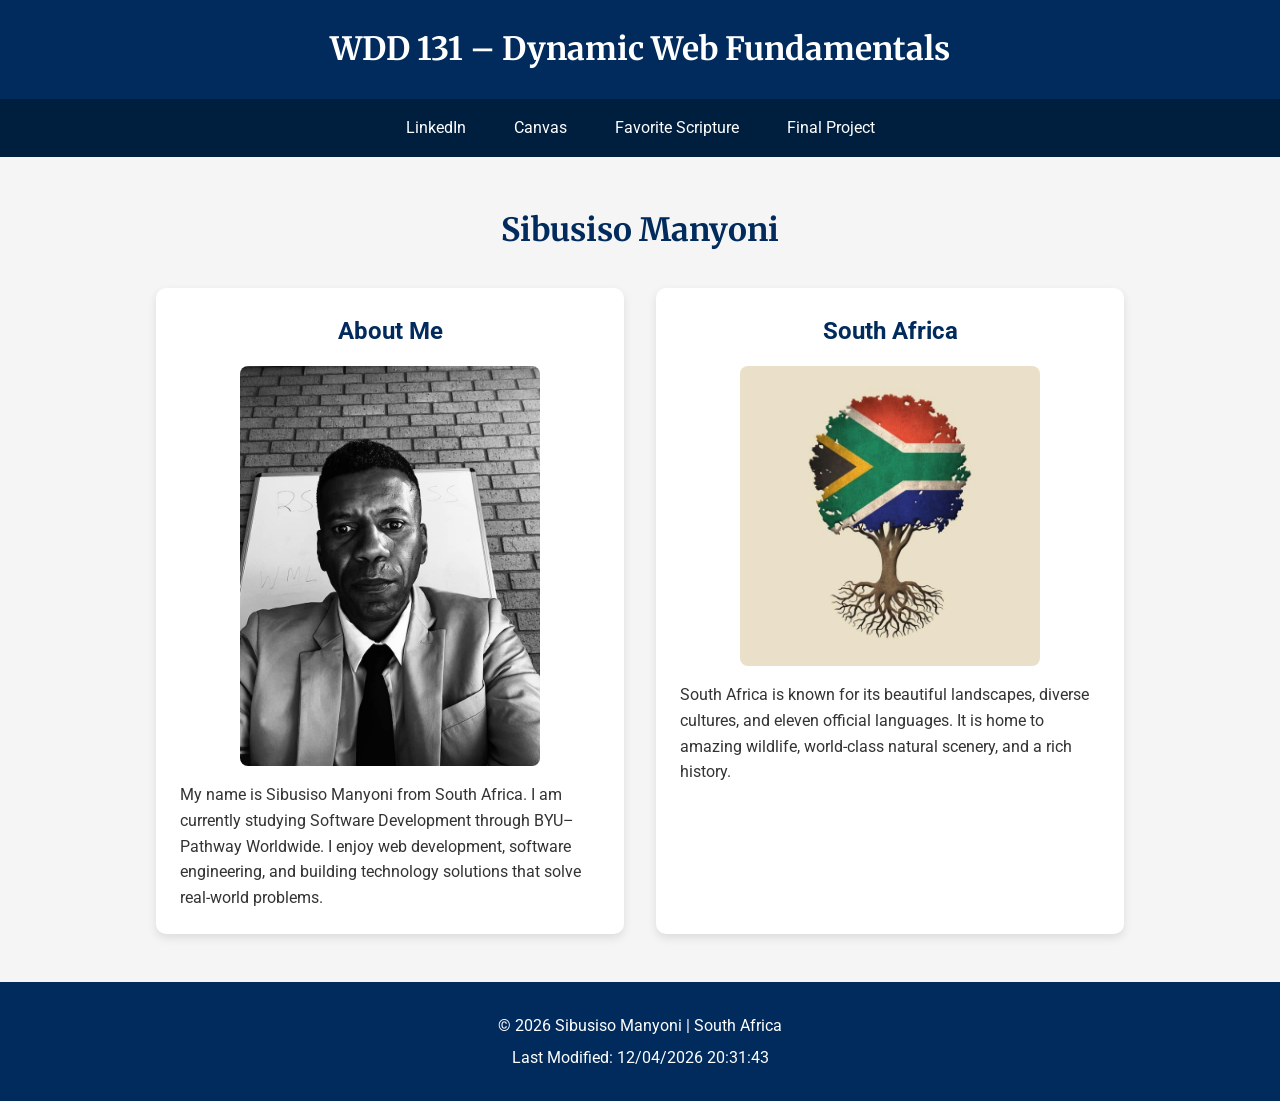
<file: index.html>
<!DOCTYPE html>
<html lang="en">
<head>
    <!-- Character encoding -->
    <meta charset="UTF-8">

    <!-- Responsive design -->
    <meta name="viewport" content="width=device-width, initial-scale=1.0">

    <!-- SEO -->
    <meta
        name="description"
        content="WDD 131 – Dynamic Web Fundamentals. Sibusiso Manyoni. HTML, CSS, JavaScript course homepage.">

    <meta
        name="author"
        content="Sibusiso Manyoni">

    <title>WDD 131 – Dynamic Web Fundamentals – Sibusiso Manyoni</title>

    <!-- Google Fonts -->
    <link rel="preconnect" href="https://fonts.googleapis.com">
    <link rel="preconnect" href="https://fonts.gstatic.com" crossorigin>

    <link href="https://fonts.googleapis.com/css2?family=Roboto:wght@300;400;700&family=Merriweather:wght@700&display=swap" rel="stylesheet">

    <!-- CSS -->
    <link rel="stylesheet" href="styles/base.css">

    <!-- JavaScript -->
    <script src="scripts/getdates.js" defer></script>
</head>

<body>

    <header>

        <span id="course-title">
            WDD 131 – Dynamic Web Fundamentals
        </span>

        <nav>

            <a href="https://www.linkedin.com/" target="_blank">LinkedIn</a>

            <a href="https://byupw.instructure.com/" target="_blank">Canvas</a>

            <a href="https://www.churchofjesuschrist.org/study/scriptures/bofm/1-ne/3?lang=eng&id=p7#p7" target="_blank">
                Favorite Scripture
            </a>

            <a href="#">Final Project</a>

        </nav>

    </header>

    <main>

        <h1>Sibusiso Manyoni</h1>

        <section class="card">

            <h2>About Me</h2>

            <img
                src="images/profile.jpg"
                alt="Portrait of Sibusiso Manyoni">

            <p>
                My name is Sibusiso Manyoni from South Africa. I am currently
                studying Software Development through BYU–Pathway Worldwide.
                I enjoy web development, software engineering, and building
                technology solutions that solve real-world problems.
            </p>

        </section>

        <section class="card">

            <h2>South Africa</h2>

            <img
                src="images/south-africa.jpg"
                alt="South African landscape">

            <p>
                South Africa is known for its beautiful landscapes, diverse
                cultures, and eleven official languages. It is home to amazing
                wildlife, world-class natural scenery, and a rich history.
            </p>

        </section>

    </main>

    <footer>

        <p>
            &copy;
            <span id="currentyear"></span>
            Sibusiso Manyoni | South Africa
        </p>

        <p id="lastModified"></p>

    </footer>

</body>
</html>
</file>
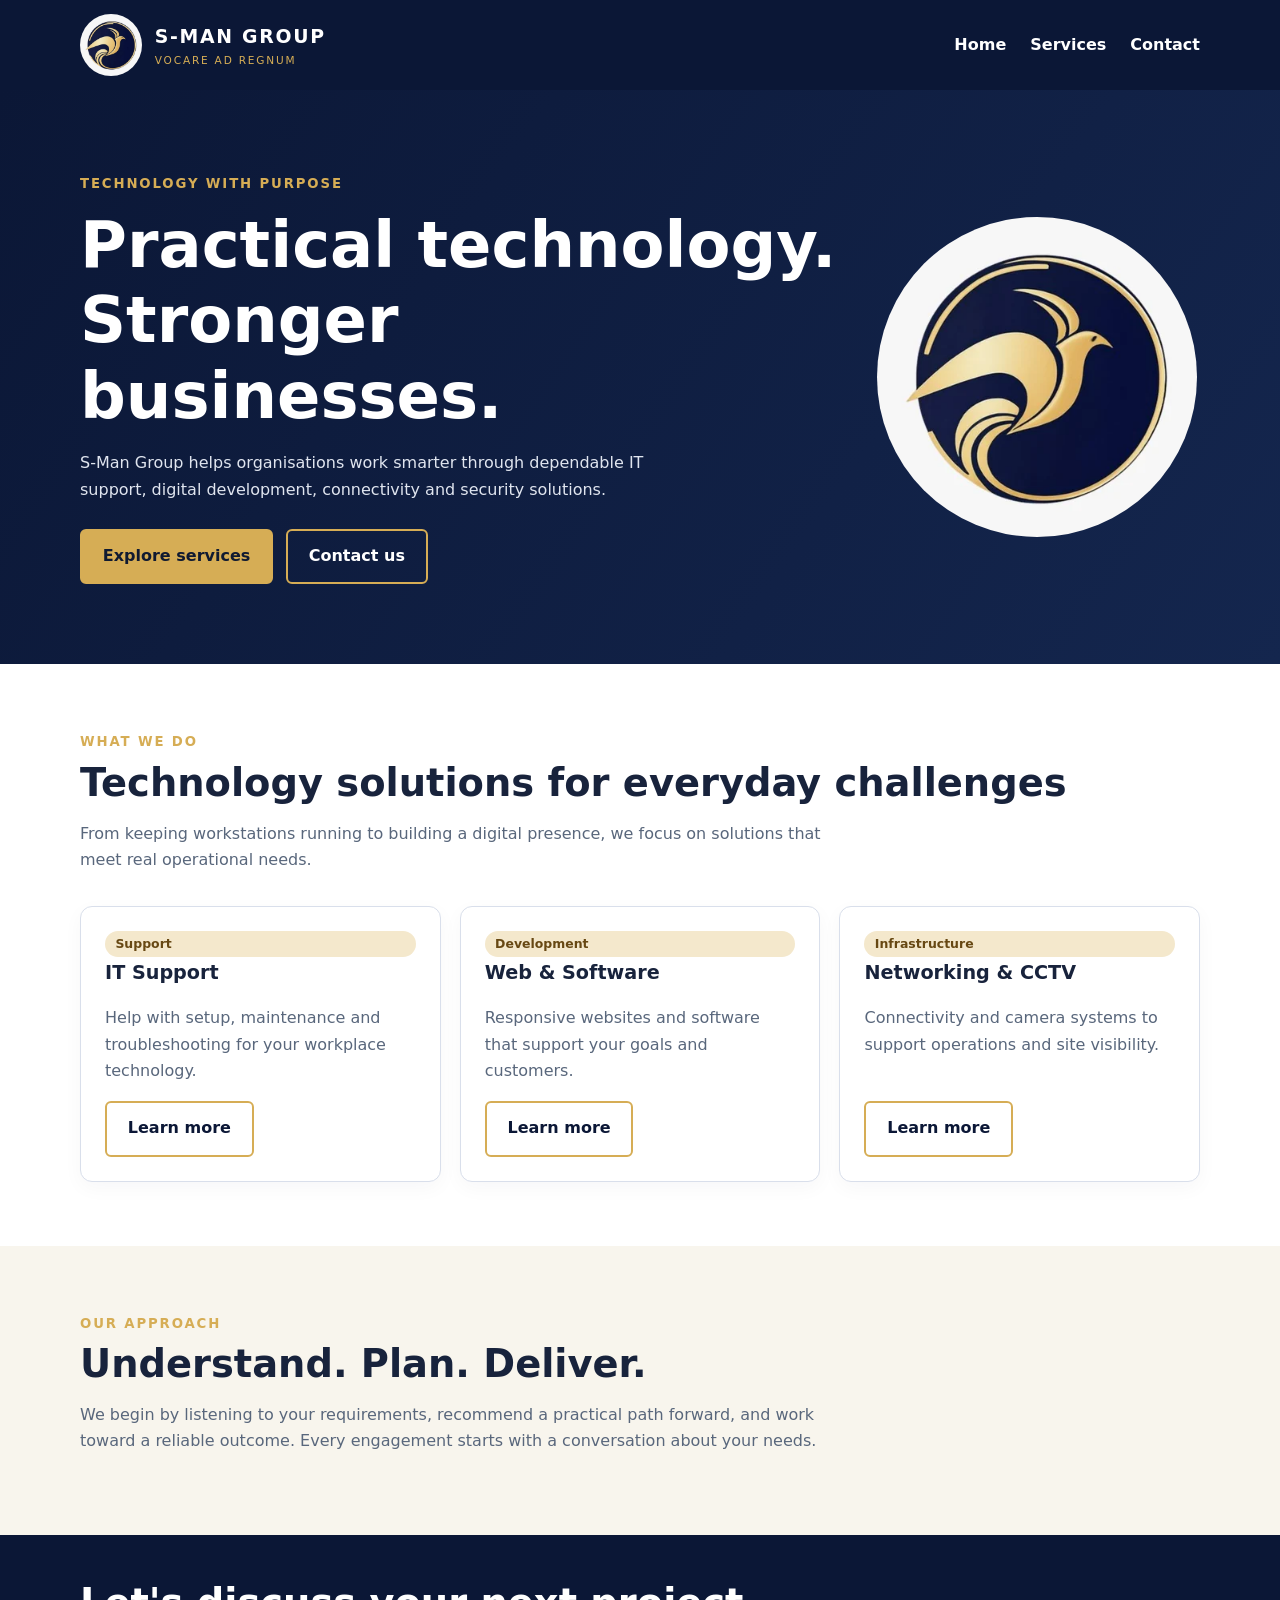
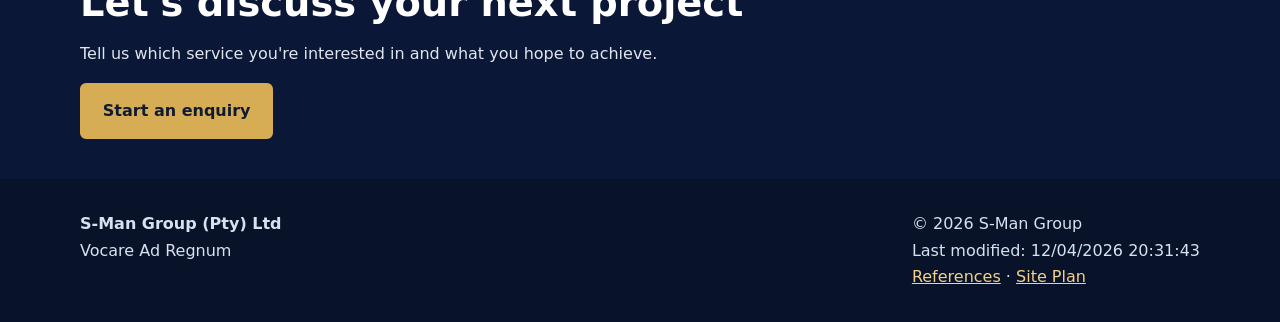
<file: project/index.html>
<!doctype html><html lang="en"><head><meta charset="UTF-8"><meta name="viewport" content="width=device-width, initial-scale=1.0"><meta name="author" content="Sibusiso Manyoni"><meta name="description" content="S-Man Group provides IT support, web development, networking, security systems and technology solutions in South Africa."><title>Technology and Business Solutions | S-Man Group</title><link rel="icon" href="images/bird-mark.webp" type="image/webp"><link rel="stylesheet" href="styles/site.css"><script src="scripts/main.js" defer></script></head><body><a class="skip" href="#main">Skip to content</a><header class="site-header"><div class="wrap header-row"><a class="brand" href="index.html"><img src="images/bird-mark.webp" alt="S-Man Group bird emblem" width="62" height="62"><span><strong>S-MAN GROUP</strong><small>VOCARE AD REGNUM</small></span></a><button id="menu-button" class="nav-toggle" aria-expanded="false" aria-controls="main-nav" type="button">Menu ☰</button><nav id="main-nav" aria-label="Primary navigation"><ul><li><a href="index.html" >Home</a></li><li><a href="services.html" >Services</a></li><li><a href="contact.html" >Contact</a></li></ul></nav></div></header><main id="main"><section class="hero"><div class="wrap hero-grid"><div><span class="eyebrow">Technology with purpose</span><h1>Practical technology. Stronger businesses.</h1><p>S-Man Group helps organisations work smarter through dependable IT support, digital development, connectivity and security solutions.</p><div class="actions"><a class="btn" href="services.html">Explore services</a><a class="btn secondary" href="contact.html">Contact us</a></div></div><img class="hero-logo" src="images/bird-mark.webp" alt="Gold bird emblem of S-Man Group" width="320" height="320"></div></section><section class="section"><div class="wrap"><span class="eyebrow">What we do</span><h2>Technology solutions for everyday challenges</h2><p class="intro">From keeping workstations running to building a digital presence, we focus on solutions that meet real operational needs.</p><div class="cards"><article class="card"><span class="pill">Support</span><h3>IT Support</h3><p>Help with setup, maintenance and troubleshooting for your workplace technology.</p><a class="btn outline" href="services.html">Learn more</a></article><article class="card"><span class="pill">Development</span><h3>Web & Software</h3><p>Responsive websites and software that support your goals and customers.</p><a class="btn outline" href="services.html">Learn more</a></article><article class="card"><span class="pill">Infrastructure</span><h3>Networking & CCTV</h3><p>Connectivity and camera systems to support operations and site visibility.</p><a class="btn outline" href="services.html">Learn more</a></article></div></div></section><section class="section tint"><div class="wrap"><span class="eyebrow">Our approach</span><h2>Understand. Plan. Deliver.</h2><p class="intro">We begin by listening to your requirements, recommend a practical path forward, and work toward a reliable outcome. Every engagement starts with a conversation about your needs.</p></div></section><section class="banner"><div class="wrap"><h2>Let's discuss your next project</h2><p>Tell us which service you're interested in and what you hope to achieve.</p><a class="btn" href="contact.html">Start an enquiry</a></div></section></main><footer class="site-footer"><div class="wrap footer-row"><div><strong>S-Man Group (Pty) Ltd</strong><div>Vocare Ad Regnum</div></div><div><div>© <span id="year"></span> S-Man Group</div><div>Last modified: <span id="modified"></span></div><a href="references.html">References</a> · <a href="siteplan.html">Site Plan</a></div></div></footer></body></html>
</file>
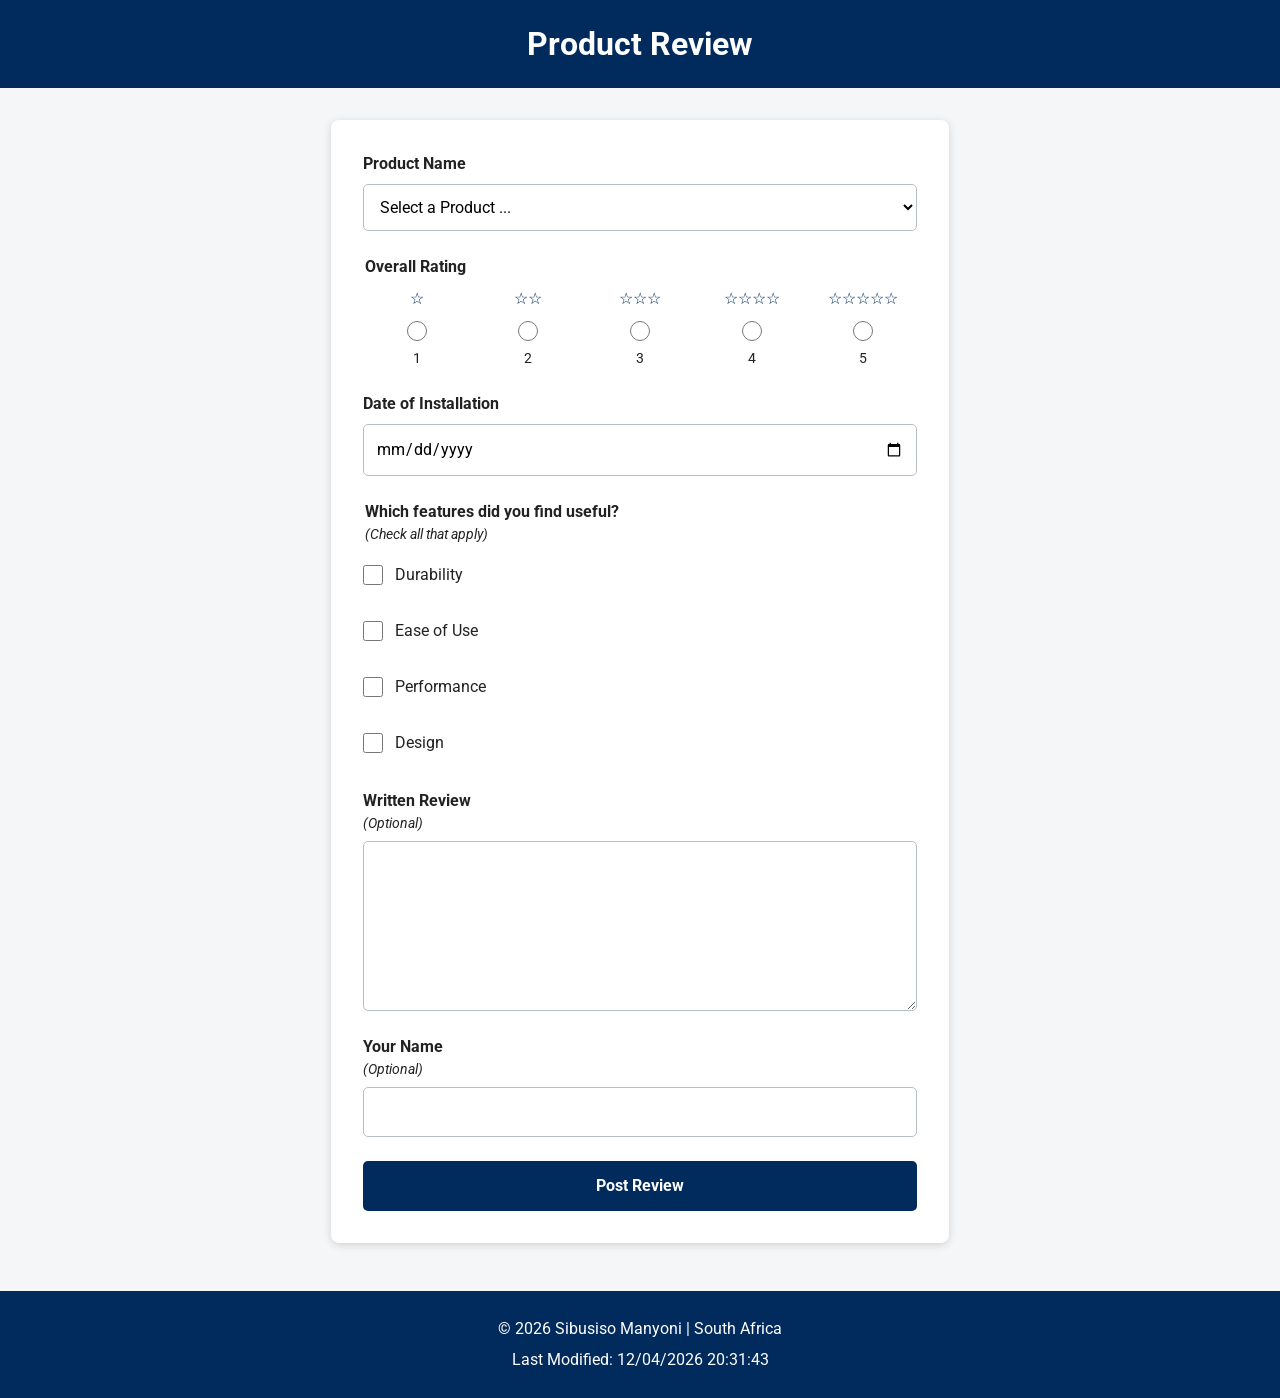
<file: form.html>
<!DOCTYPE html>
<html lang="en">
<head>
    <meta charset="UTF-8">
    <meta name="viewport" content="width=device-width, initial-scale=1.0">

    <title>Product Review Form | WDD 131 | Sibusiso Manyoni</title>

    <meta
        name="description"
        content="WDD 131 product review form by Sibusiso Manyoni for submitting product ratings, features, and written reviews."
    >

    <meta name="author" content="Sibusiso Manyoni">

    <link rel="preconnect" href="https://fonts.googleapis.com">
    <link rel="preconnect" href="https://fonts.gstatic.com" crossorigin>
    <link
        href="https://fonts.googleapis.com/css2?family=Roboto:wght@400;500;700&display=swap"
        rel="stylesheet"
    >

    <link rel="stylesheet" href="styles/form.css">

    <script src="scripts/form.js" defer></script>
</head>

<body>

    <header>
        <h1>Product Review</h1>
    </header>

    <main>
        <form method="get" action="review.html">

            <!-- Product Name -->
            <div class="form-group">
                <label for="productName">Product Name</label>
                <select id="productName" name="product" required>
                    <option value="" disabled selected>
                        Select a Product ...
                    </option>
                </select>
            </div>

            <!-- Overall Rating -->
            <fieldset>
                <legend>Overall Rating</legend>

                <div class="rating">
                    <label for="rating1">
                        <span>☆</span>
                        <input
                            type="radio"
                            id="rating1"
                            name="rating"
                            value="1"
                            required
                        >
                        <span class="rating-number">1</span>
                    </label>

                    <label for="rating2">
                        <span>☆☆</span>
                        <input
                            type="radio"
                            id="rating2"
                            name="rating"
                            value="2"
                            required
                        >
                        <span class="rating-number">2</span>
                    </label>

                    <label for="rating3">
                        <span>☆☆☆</span>
                        <input
                            type="radio"
                            id="rating3"
                            name="rating"
                            value="3"
                            required
                        >
                        <span class="rating-number">3</span>
                    </label>

                    <label for="rating4">
                        <span>☆☆☆☆</span>
                        <input
                            type="radio"
                            id="rating4"
                            name="rating"
                            value="4"
                            required
                        >
                        <span class="rating-number">4</span>
                    </label>

                    <label for="rating5">
                        <span>☆☆☆☆☆</span>
                        <input
                            type="radio"
                            id="rating5"
                            name="rating"
                            value="5"
                            required
                        >
                        <span class="rating-number">5</span>
                    </label>
                </div>
            </fieldset>

            <!-- Installation Date -->
            <div class="form-group">
                <label for="installDate">Date of Installation</label>
                <input
                    type="date"
                    id="installDate"
                    name="installDate"
                    required
                >
            </div>

            <!-- Useful Features -->
            <fieldset>
                <legend>
                    Which features did you find useful?
                    <span class="optional">(Check all that apply)</span>
                </legend>

                <div class="checkbox-group">
                    <label for="durability">
                        <input
                            type="checkbox"
                            id="durability"
                            name="features"
                            value="durability"
                        >
                        Durability
                    </label>

                    <label for="easeOfUse">
                        <input
                            type="checkbox"
                            id="easeOfUse"
                            name="features"
                            value="ease-of-use"
                        >
                        Ease of Use
                    </label>

                    <label for="performance">
                        <input
                            type="checkbox"
                            id="performance"
                            name="features"
                            value="performance"
                        >
                        Performance
                    </label>

                    <label for="design">
                        <input
                            type="checkbox"
                            id="design"
                            name="features"
                            value="design"
                        >
                        Design
                    </label>
                </div>
            </fieldset>

            <!-- Written Review -->
            <div class="form-group">
                <label for="writtenReview">
                    Written Review
                    <span class="optional">(Optional)</span>
                </label>

                <textarea
                    id="writtenReview"
                    name="review"
                    rows="6"
                ></textarea>
            </div>

            <!-- User Name -->
            <div class="form-group">
                <label for="userName">
                    Your Name
                    <span class="optional">(Optional)</span>
                </label>

                <input
                    type="text"
                    id="userName"
                    name="userName"
                >
            </div>

            <!-- Submit -->
            <input
                type="submit"
                value="Post Review"
                class="submit-button"
            >

        </form>
    </main>

    <footer>
        <p>
            &copy;
            <span id="currentyear"></span>
            Sibusiso Manyoni | South Africa
        </p>

        <p id="lastModified"></p>
    </footer>

</body>
</html>
</file>
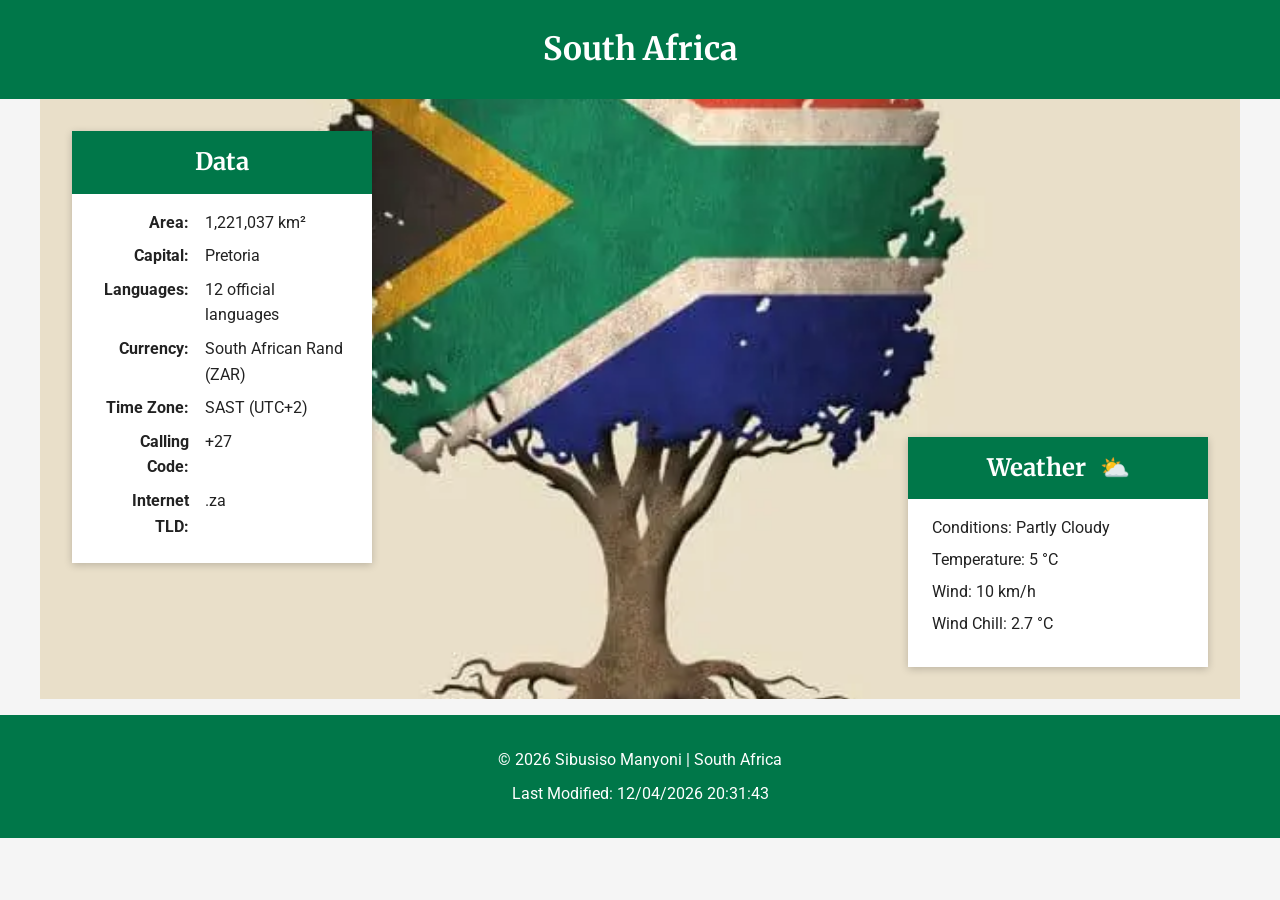
<file: place.html>
<!DOCTYPE html>
<html lang="en">
<head>
    <meta charset="UTF-8">
    <meta name="viewport" content="width=device-width, initial-scale=1.0">

    <title>South Africa | WDD 131 | Sibusiso Manyoni</title>

    <meta
        name="description"
        content="WDD 131 country page featuring South Africa, including country information and weather."
    >

    <meta
        name="author"
        content="Sibusiso Manyoni"
    >

    <!-- Google Fonts -->
    <link rel="preconnect" href="https://fonts.googleapis.com">
    <link rel="preconnect" href="https://fonts.gstatic.com" crossorigin>

    <link
        href="https://fonts.googleapis.com/css2?family=Roboto:wght@400;500;700&family=Merriweather:wght@700&display=swap"
        rel="stylesheet"
    >

    <!-- Page CSS -->
    <link rel="stylesheet" href="styles/place.css">

    <!-- Page JavaScript -->
    <script src="scripts/place.js" defer></script>
</head>

<body>

    <header>
        <h1>South Africa</h1>
    </header>

    <main>

        <!-- Hero Image -->
        <section class="hero">
            <img
                src="images/south-africa.webp"
                srcset="
                    images/south-africa-small.webp 315w,
                    images/south-africa.webp 630w
                "
                sizes="(max-width: 767px) 100vw, 1200px"
                alt="South African landscape"
                width="630"
                height="630"
            >
        </section>

        <!-- Country Data -->
        <section class="info-card data">
            <h2>Data</h2>

            <dl>
                <div>
                    <dt>Area:</dt>
                    <dd>1,221,037 km²</dd>
                </div>

                <div>
                    <dt>Capital:</dt>
                    <dd>Pretoria</dd>
                </div>

                <div>
                    <dt>Languages:</dt>
                    <dd>12 official languages</dd>
                </div>

                <div>
                    <dt>Currency:</dt>
                    <dd>South African Rand (ZAR)</dd>
                </div>

                <div>
                    <dt>Time Zone:</dt>
                    <dd>SAST (UTC+2)</dd>
                </div>

                <div>
                    <dt>Calling Code:</dt>
                    <dd>+27</dd>
                </div>

                <div>
                    <dt>Internet TLD:</dt>
                    <dd>.za</dd>
                </div>
            </dl>
        </section>

        <!-- Weather -->
        <section class="info-card weather">
            <h2>Weather</h2>

            <img
                class="weather-icon"
                src="images/weather-partly-cloudy.svg"
                alt="Partly cloudy weather"
                width="60"
                height="60"
            >

            <p>Conditions: Partly Cloudy</p>
            <p>Temperature: <span id="temperature">5</span> °C</p>
            <p>Wind: <span id="wind-speed">10</span> km/h</p>
            <p>Wind Chill: <span id="windchill"></span></p>
        </section>

    </main>

    <footer>
        <p>
            &copy;
            <span id="currentyear"></span>
            Sibusiso Manyoni | South Africa
        </p>

        <p id="lastModified"></p>
    </footer>

</body>
</html>
</file>
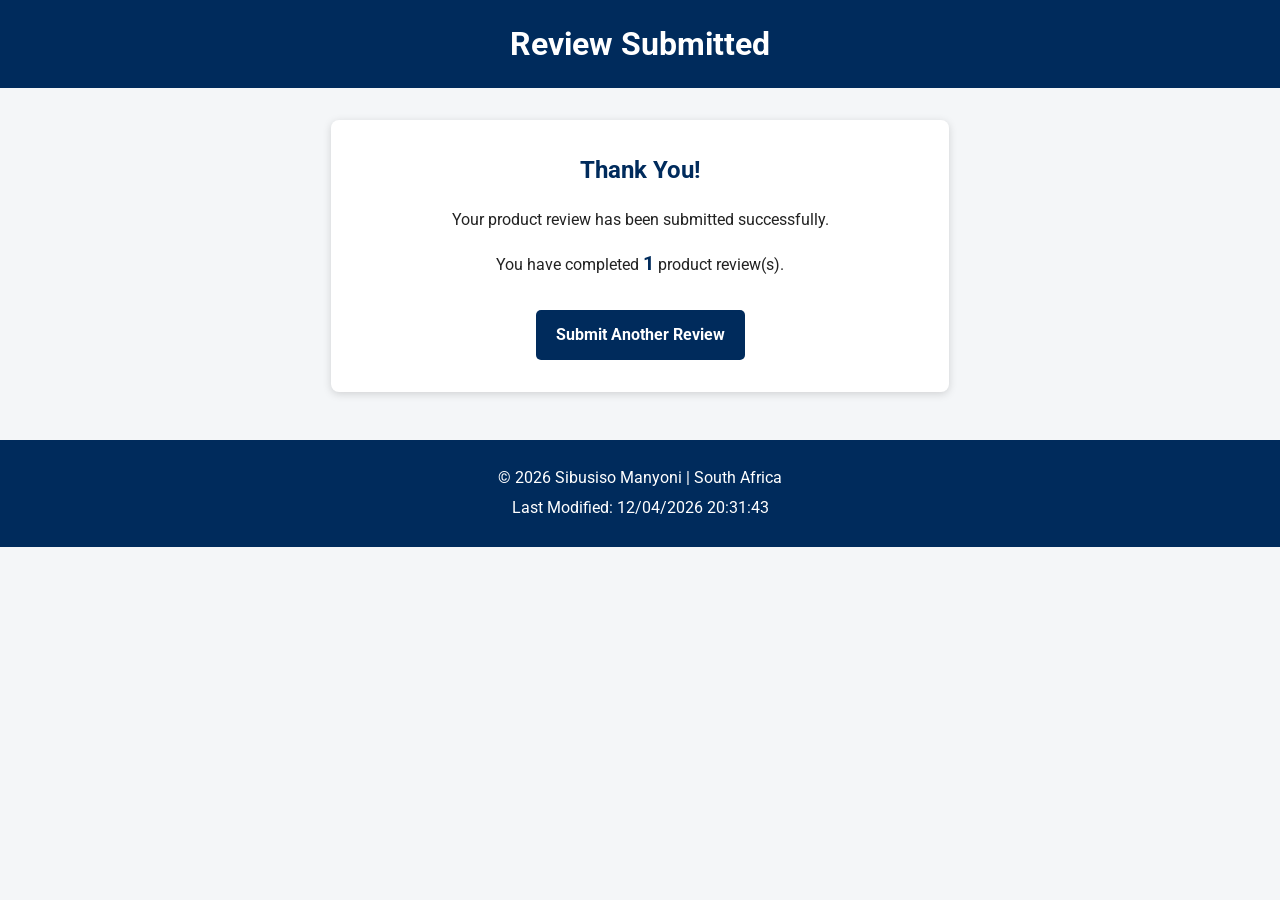
<file: review.html>
<!DOCTYPE html>
<html lang="en">
<head>
    <meta charset="UTF-8">
    <meta name="viewport" content="width=device-width, initial-scale=1.0">

    <title>Review Submitted | WDD 131 | Sibusiso Manyoni</title>

    <meta
        name="description"
        content="Confirmation page for product reviews submitted through the WDD 131 product review form."
    >

    <meta name="author" content="Sibusiso Manyoni">

    <link rel="preconnect" href="https://fonts.googleapis.com">
    <link rel="preconnect" href="https://fonts.gstatic.com" crossorigin>

    <link
        href="https://fonts.googleapis.com/css2?family=Roboto:wght@400;500;700&display=swap"
        rel="stylesheet"
    >

    <link rel="stylesheet" href="styles/form.css">

    <script src="scripts/review.js" defer></script>
</head>

<body>

    <header>
        <h1>Review Submitted</h1>
    </header>

    <main>
        <section class="confirmation">
            <h2>Thank You!</h2>

            <p>
                Your product review has been submitted successfully.
            </p>

            <p>
                You have completed
                <strong id="reviewCount">0</strong>
                product review(s).
            </p>

            <a href="form.html" class="return-link">
                Submit Another Review
            </a>
        </section>
    </main>

    <footer>
        <p>
            &copy;
            <span id="currentyear"></span>
            Sibusiso Manyoni | South Africa
        </p>

        <p id="lastModified"></p>
    </footer>

</body>
</html>
</file>
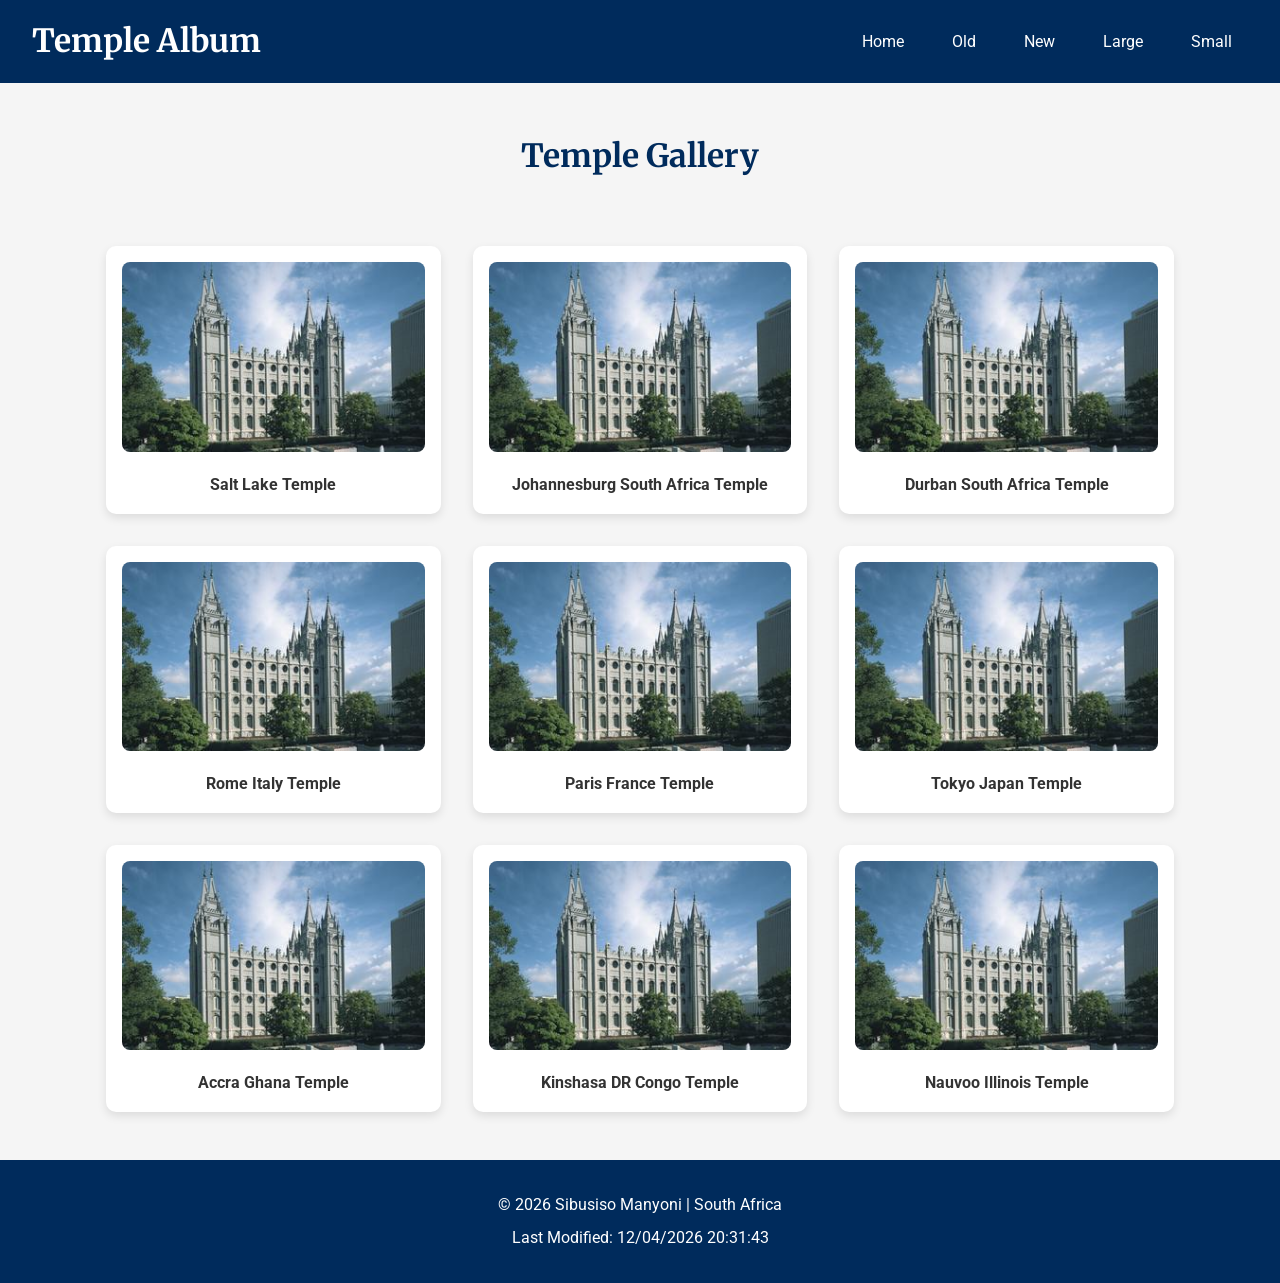
<file: temples.html>
<!DOCTYPE html>
<html lang="en">
<head>
    <meta charset="UTF-8">
    <meta name="viewport" content="width=device-width, initial-scale=1.0">

    <title>WDD 131 – Temple Album – Sibusiso Manyoni</title>

    <meta
        name="description"
        content="WDD 131 Temple Album by Sibusiso Manyoni featuring responsive web design and JavaScript.">

    <meta
        name="author"
        content="Sibusiso Manyoni">

    <!-- Google Fonts -->
    <link rel="preconnect" href="https://fonts.googleapis.com">
    <link rel="preconnect" href="https://fonts.gstatic.com" crossorigin>

    <link href="https://fonts.googleapis.com/css2?family=Roboto:wght@400;700&family=Merriweather:wght@700&display=swap" rel="stylesheet">

    <!-- Mobile First CSS -->
    <link rel="stylesheet" href="styles/temples.css">

    <!-- Desktop CSS -->
    <link rel="stylesheet" href="styles/temples-large.css">

    <script src="scripts/temples.js" defer></script>
</head>

<body>

<header>

    <h1>Temple Album</h1>

    <button id="menu" aria-label="Open Navigation Menu">
        ☰
    </button>

    <nav>

        <a href="index.html">Home</a>
        <a href="#">Old</a>
        <a href="#">New</a>
        <a href="#">Large</a>
        <a href="#">Small</a>

    </nav>

</header>

<main>

    <h1>Temple Gallery</h1>

    <figure>
        <img src="images/salt-lake-temple.jpg" alt="Salt Lake Temple">
        <figcaption>Salt Lake Temple</figcaption>
    </figure>

    <figure>
        <img src="images/salt-lake-temple.jpg" alt="Johannesburg South Africa Temple">
        <figcaption>Johannesburg South Africa Temple</figcaption>
    </figure>

    <figure>
        <img src="images/salt-lake-temple.jpg" alt="Durban South Africa Temple">
        <figcaption>Durban South Africa Temple</figcaption>
    </figure>

    <figure>
        <img src="images/salt-lake-temple.jpg" alt="Rome Italy Temple">
        <figcaption>Rome Italy Temple</figcaption>
    </figure>

    <figure>
        <img src="images/salt-lake-temple.jpg" alt="Paris France Temple">
        <figcaption>Paris France Temple</figcaption>
    </figure>

    <figure>
        <img src="images/salt-lake-temple.jpg" alt="Tokyo Japan Temple">
        <figcaption>Tokyo Japan Temple</figcaption>
    </figure>

    <figure>
        <img src="images/salt-lake-temple.jpg" alt="Accra Ghana Temple">
        <figcaption>Accra Ghana Temple</figcaption>
    </figure>

    <figure>
        <img src="images/salt-lake-temple.jpg" alt="Kinshasa DR Congo Temple">
        <figcaption>Kinshasa DR Congo Temple</figcaption>
    </figure>

    <figure>
        <img src="images/salt-lake-temple.jpg" alt="Nauvoo Illinois Temple">
        <figcaption>Nauvoo Illinois Temple</figcaption>
    </figure>

</main>

<footer>

    <p>
        &copy;
        <span id="currentyear"></span>
        Sibusiso Manyoni | South Africa
    </p>

    <p id="lastModified"></p>

</footer>

</body>
</html>
</file>
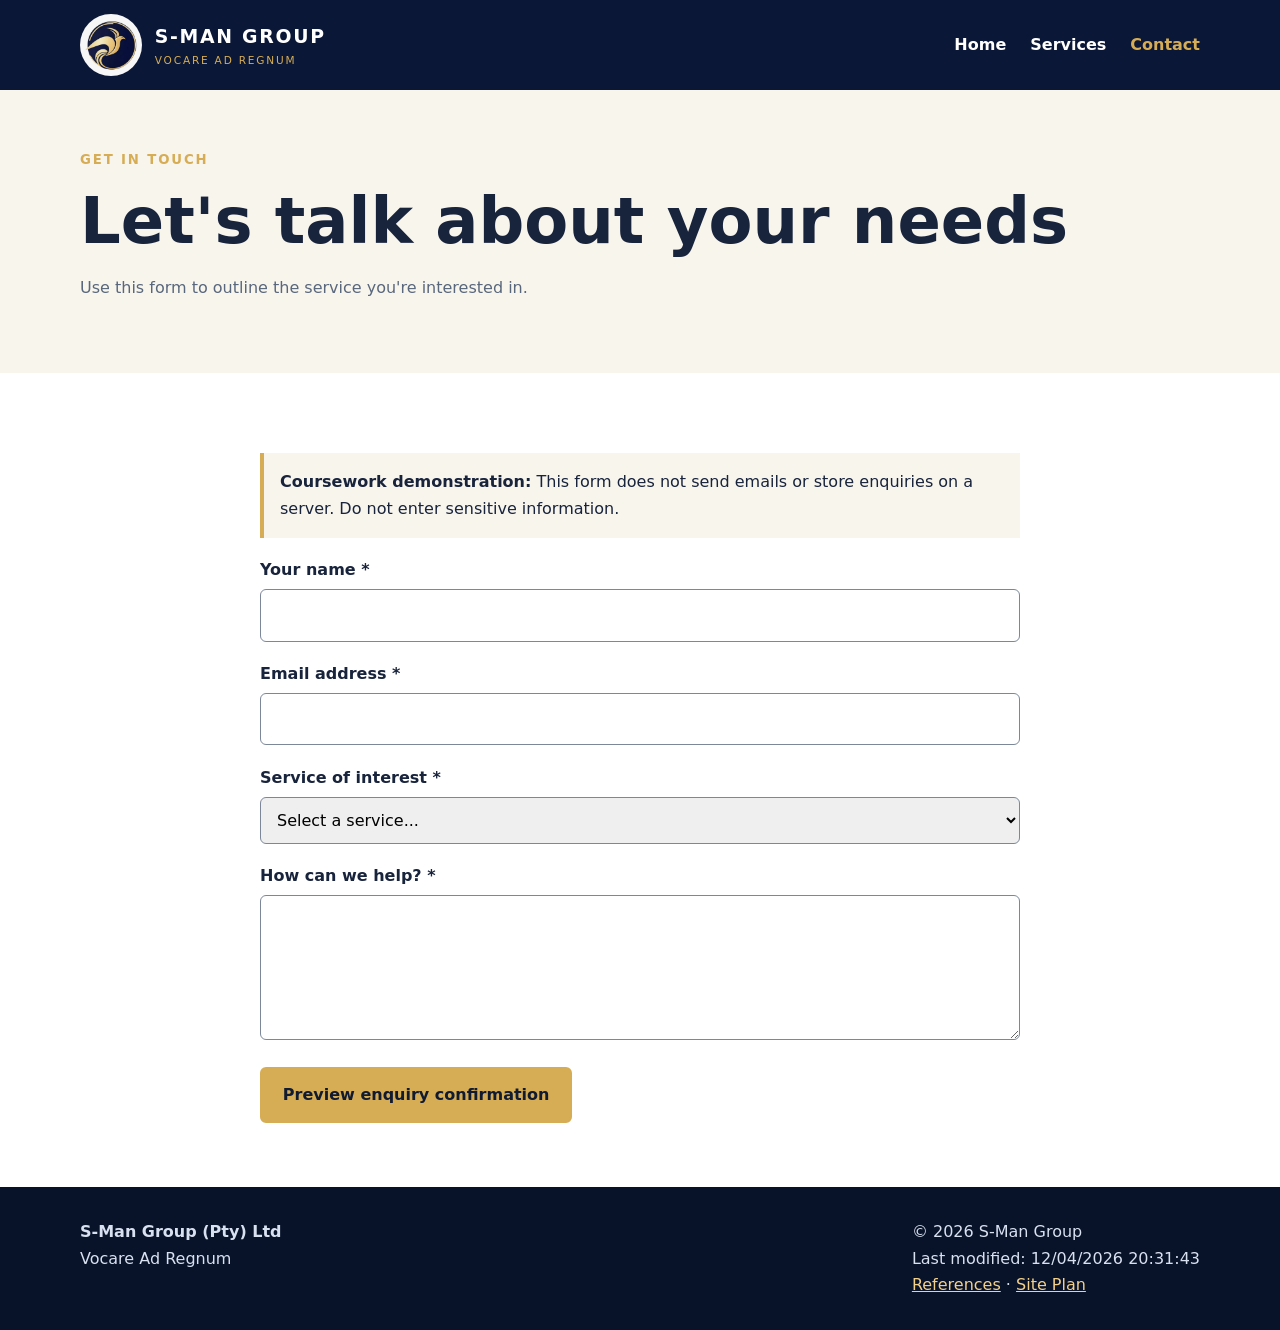
<file: project/contact.html>
<!doctype html><html lang="en"><head><meta charset="UTF-8"><meta name="viewport" content="width=device-width, initial-scale=1.0"><meta name="author" content="Sibusiso Manyoni"><meta name="description" content="Contact S-Man Group to discuss your IT, software, networking or security requirements."><title>Contact | S-Man Group</title><link rel="icon" href="images/bird-mark.webp" type="image/webp"><link rel="stylesheet" href="styles/site.css"><script src="scripts/main.js" defer></script><script src="scripts/data.js" defer></script><script src="scripts/contact.js" defer></script></head><body><a class="skip" href="#main">Skip to content</a><header class="site-header"><div class="wrap header-row"><a class="brand" href="index.html"><img src="images/bird-mark.webp" alt="S-Man Group bird emblem" width="62" height="62"><span><strong>S-MAN GROUP</strong><small>VOCARE AD REGNUM</small></span></a><button id="menu-button" class="nav-toggle" aria-expanded="false" aria-controls="main-nav" type="button">Menu ☰</button><nav id="main-nav" aria-label="Primary navigation"><ul><li><a href="index.html" >Home</a></li><li><a href="services.html" >Services</a></li><li><a href="contact.html" aria-current="page">Contact</a></li></ul></nav></div></header><main id="main"><section class="page-intro"><div class="wrap"><span class="eyebrow">Get in touch</span><h1>Let's talk about your needs</h1><p class="intro">Use this form to outline the service you're interested in.</p></div></section><section class="section"><div class="wrap form-shell"><div class="notice"><strong>Coursework demonstration:</strong> This form does not send emails or store enquiries on a server. Do not enter sensitive information.</div><form id="enquiry-form"><div class="field"><label for="name">Your name <span aria-hidden="true">*</span></label><input id="name" name="name" type="text" autocomplete="name" maxlength="80" required></div><div class="field"><label for="email">Email address <span aria-hidden="true">*</span></label><input id="email" name="email" type="email" autocomplete="email" maxlength="120" required></div><div class="field"><label for="service">Service of interest <span aria-hidden="true">*</span></label><select id="service" name="service" required><option value="" selected disabled>Select a service...</option></select></div><div class="field"><label for="message">How can we help? <span aria-hidden="true">*</span></label><textarea id="message" name="message" maxlength="1500" required></textarea></div><button class="btn" type="submit">Preview enquiry confirmation</button></form><p id="form-feedback" class="notice hidden" tabindex="-1" role="status"></p></div></section></main><footer class="site-footer"><div class="wrap footer-row"><div><strong>S-Man Group (Pty) Ltd</strong><div>Vocare Ad Regnum</div></div><div><div>© <span id="year"></span> S-Man Group</div><div>Last modified: <span id="modified"></span></div><a href="references.html">References</a> · <a href="siteplan.html">Site Plan</a></div></div></footer></body></html>
</file>
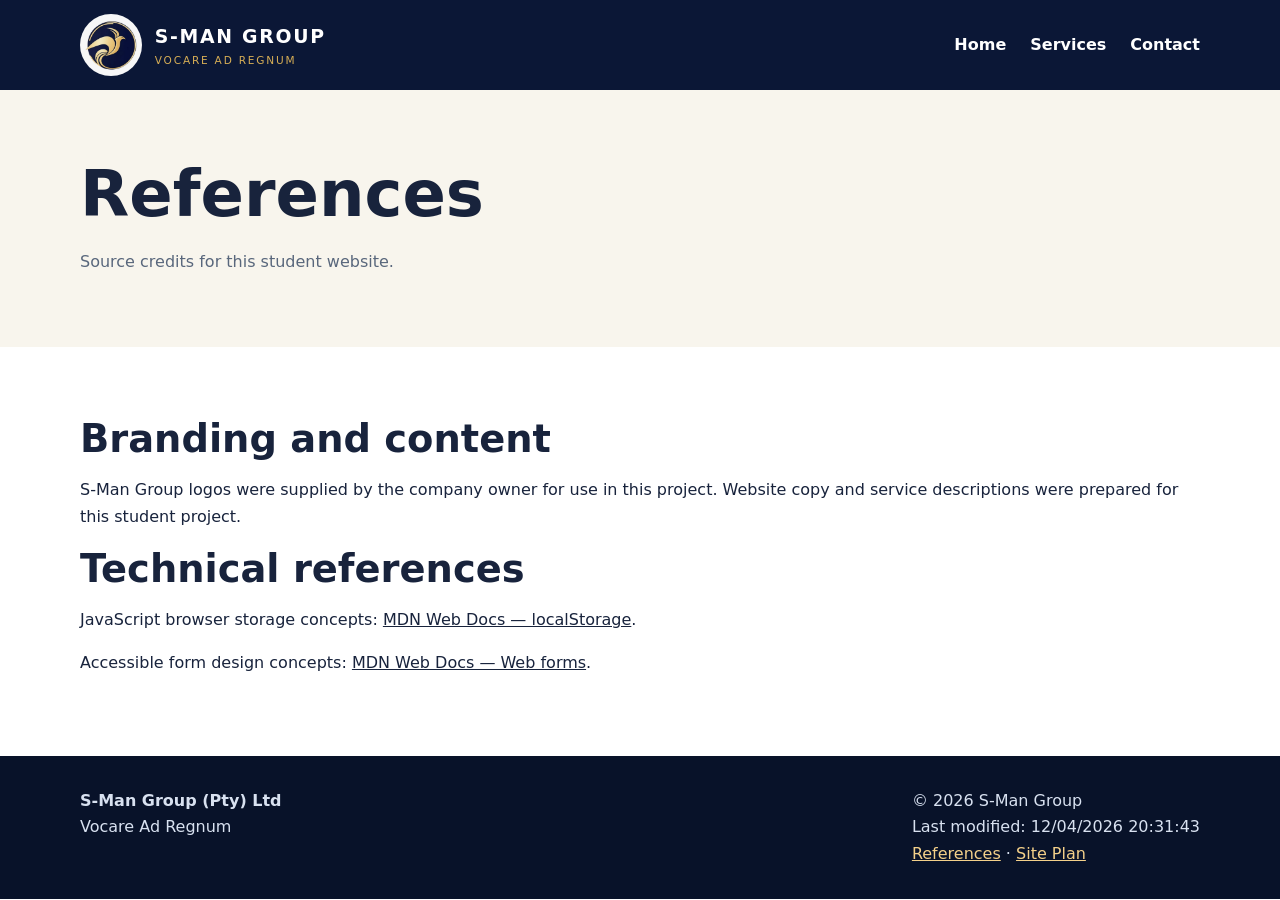
<file: project/references.html>
<!doctype html><html lang="en"><head><meta charset="UTF-8"><meta name="viewport" content="width=device-width, initial-scale=1.0"><meta name="author" content="Sibusiso Manyoni"><meta name="description" content="Credits and source information for the S-Man Group student website."><title>References | S-Man Group</title><link rel="icon" href="images/bird-mark.webp" type="image/webp"><link rel="stylesheet" href="styles/site.css"><script src="scripts/main.js" defer></script></head><body><a class="skip" href="#main">Skip to content</a><header class="site-header"><div class="wrap header-row"><a class="brand" href="index.html"><img src="images/bird-mark.webp" alt="S-Man Group bird emblem" width="62" height="62"><span><strong>S-MAN GROUP</strong><small>VOCARE AD REGNUM</small></span></a><button id="menu-button" class="nav-toggle" aria-expanded="false" aria-controls="main-nav" type="button">Menu ☰</button><nav id="main-nav" aria-label="Primary navigation"><ul><li><a href="index.html" >Home</a></li><li><a href="services.html" >Services</a></li><li><a href="contact.html" >Contact</a></li></ul></nav></div></header><main id="main"><section class="page-intro"><div class="wrap"><h1>References</h1><p class="intro">Source credits for this student website.</p></div></section><section class="section"><div class="wrap"><h2>Branding and content</h2><p>S-Man Group logos were supplied by the company owner for use in this project. Website copy and service descriptions were prepared for this student project.</p><h2>Technical references</h2><p>JavaScript browser storage concepts: <a href="https://developer.mozilla.org/en-US/docs/Web/API/Window/localStorage">MDN Web Docs — localStorage</a>.</p><p>Accessible form design concepts: <a href="https://developer.mozilla.org/en-US/docs/Learn_web_development/Extensions/Forms">MDN Web Docs — Web forms</a>.</p></div></section></main><footer class="site-footer"><div class="wrap footer-row"><div><strong>S-Man Group (Pty) Ltd</strong><div>Vocare Ad Regnum</div></div><div><div>© <span id="year"></span> S-Man Group</div><div>Last modified: <span id="modified"></span></div><a href="references.html">References</a> · <a href="siteplan.html">Site Plan</a></div></div></footer></body></html>
</file>
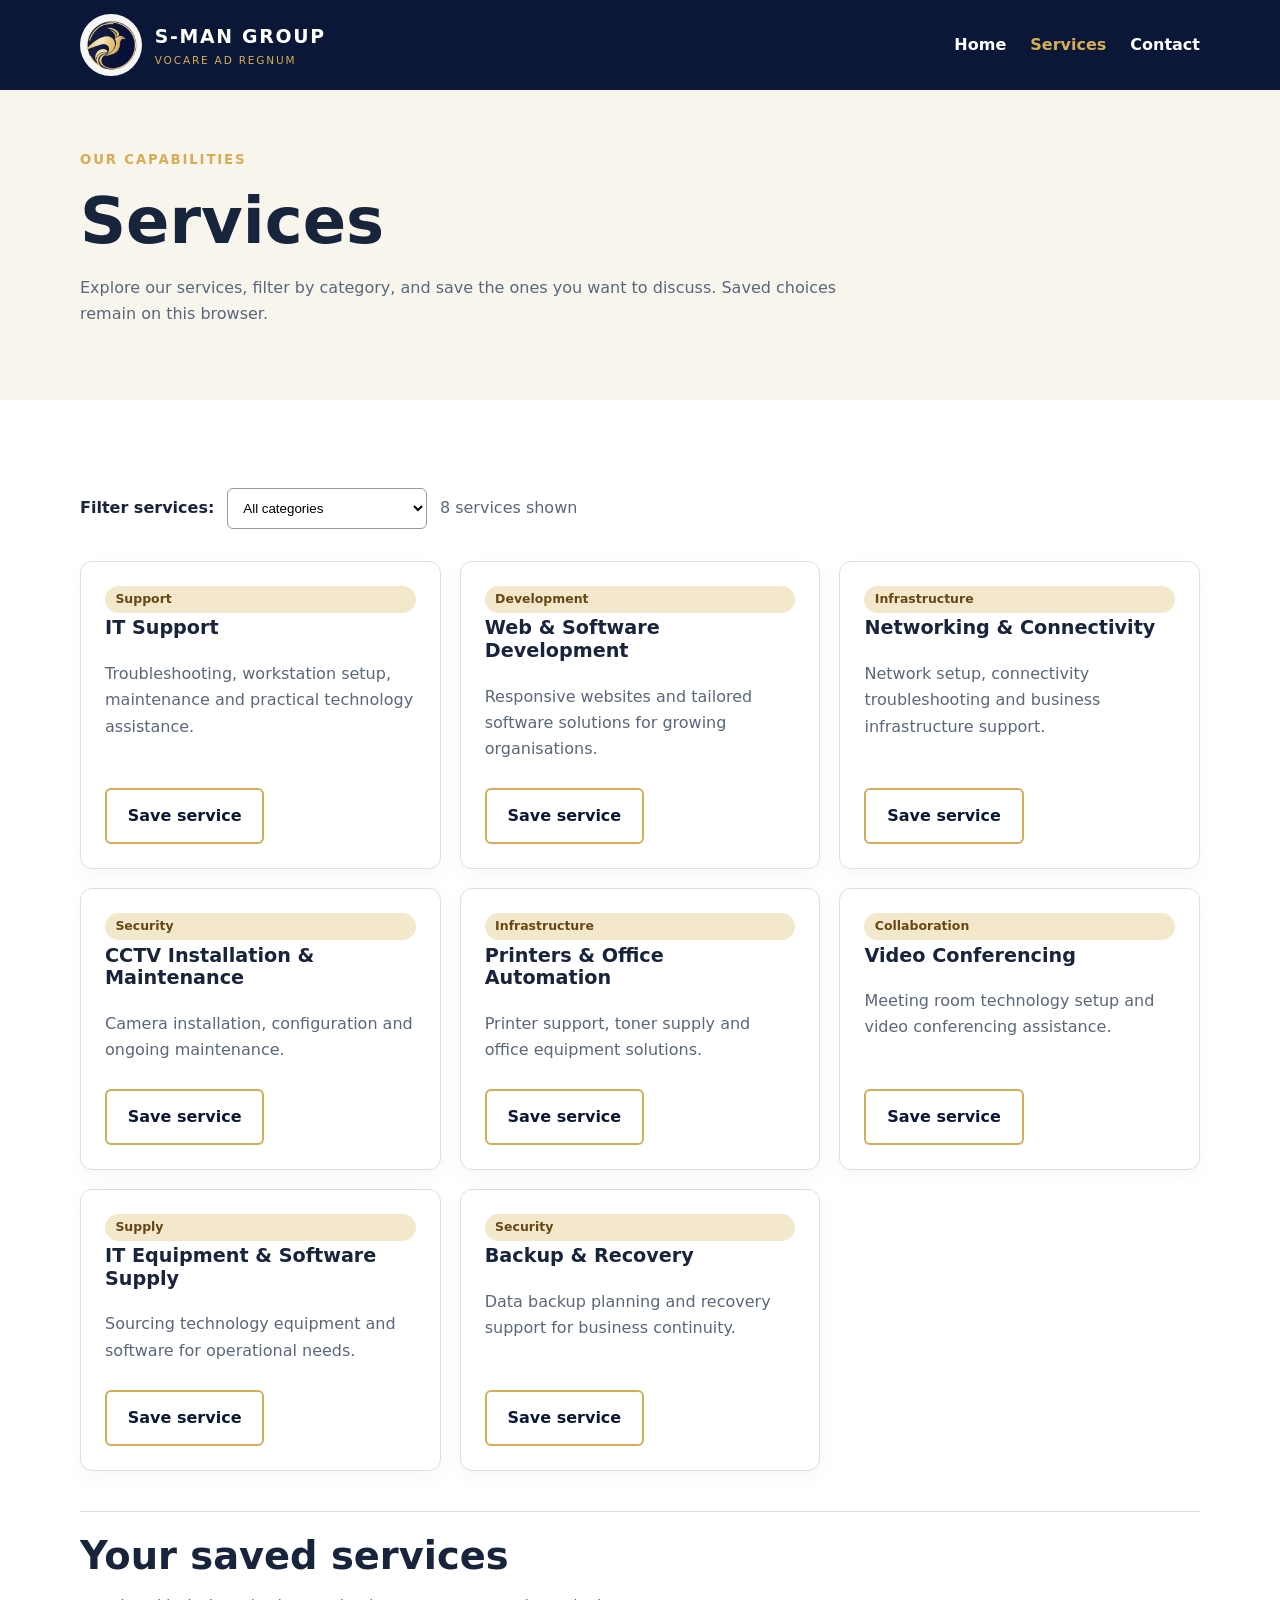
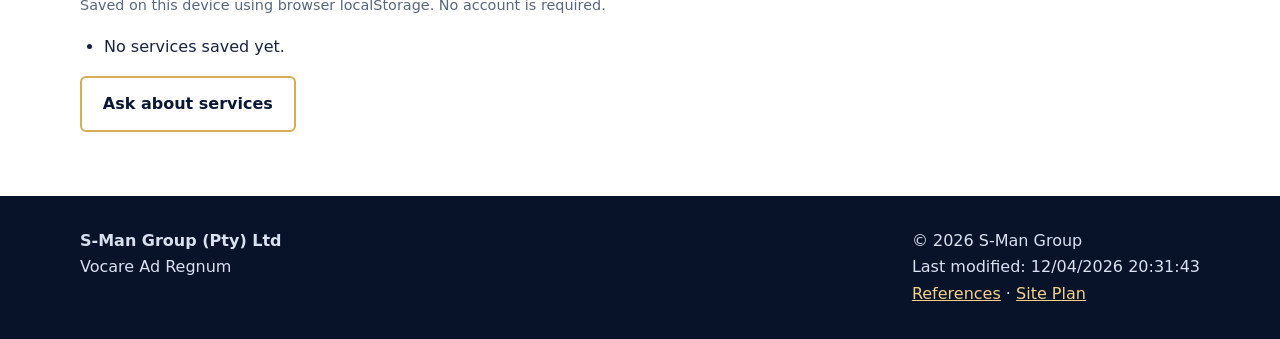
<file: project/services.html>
<!doctype html><html lang="en"><head><meta charset="UTF-8"><meta name="viewport" content="width=device-width, initial-scale=1.0"><meta name="author" content="Sibusiso Manyoni"><meta name="description" content="Browse S-Man Group technology services, filter by category and save your interests for later."><title>Our Services | S-Man Group</title><link rel="icon" href="images/bird-mark.webp" type="image/webp"><link rel="stylesheet" href="styles/site.css"><script src="scripts/main.js" defer></script><script src="scripts/data.js" defer></script><script src="scripts/services.js" defer></script></head><body><a class="skip" href="#main">Skip to content</a><header class="site-header"><div class="wrap header-row"><a class="brand" href="index.html"><img src="images/bird-mark.webp" alt="S-Man Group bird emblem" width="62" height="62"><span><strong>S-MAN GROUP</strong><small>VOCARE AD REGNUM</small></span></a><button id="menu-button" class="nav-toggle" aria-expanded="false" aria-controls="main-nav" type="button">Menu ☰</button><nav id="main-nav" aria-label="Primary navigation"><ul><li><a href="index.html" >Home</a></li><li><a href="services.html" aria-current="page">Services</a></li><li><a href="contact.html" >Contact</a></li></ul></nav></div></header><main id="main"><section class="page-intro"><div class="wrap"><span class="eyebrow">Our capabilities</span><h1>Services</h1><p class="intro">Explore our services, filter by category, and save the ones you want to discuss. Saved choices remain on this browser.</p></div></section><section class="section"><div class="wrap"><div class="controls"><label for="category-filter"><strong>Filter services:</strong></label><select id="category-filter"><option value="All">All categories</option><option value="Support">Support</option><option value="Development">Development</option><option value="Infrastructure">Infrastructure</option><option value="Security">Security</option><option value="Collaboration">Collaboration</option><option value="Supply">Supply</option></select><span id="result-count" class="status" aria-live="polite"></span></div><div id="service-grid" class="cards"></div><section class="saved" aria-labelledby="saved-heading"><h2 id="saved-heading">Your saved services</h2><p class="hint">Saved on this device using browser localStorage. No account is required.</p><ul id="saved-list"></ul><a class="btn outline" href="contact.html">Ask about services</a></section></div></section></main><footer class="site-footer"><div class="wrap footer-row"><div><strong>S-Man Group (Pty) Ltd</strong><div>Vocare Ad Regnum</div></div><div><div>© <span id="year"></span> S-Man Group</div><div>Last modified: <span id="modified"></span></div><a href="references.html">References</a> · <a href="siteplan.html">Site Plan</a></div></div></footer></body></html>
</file>
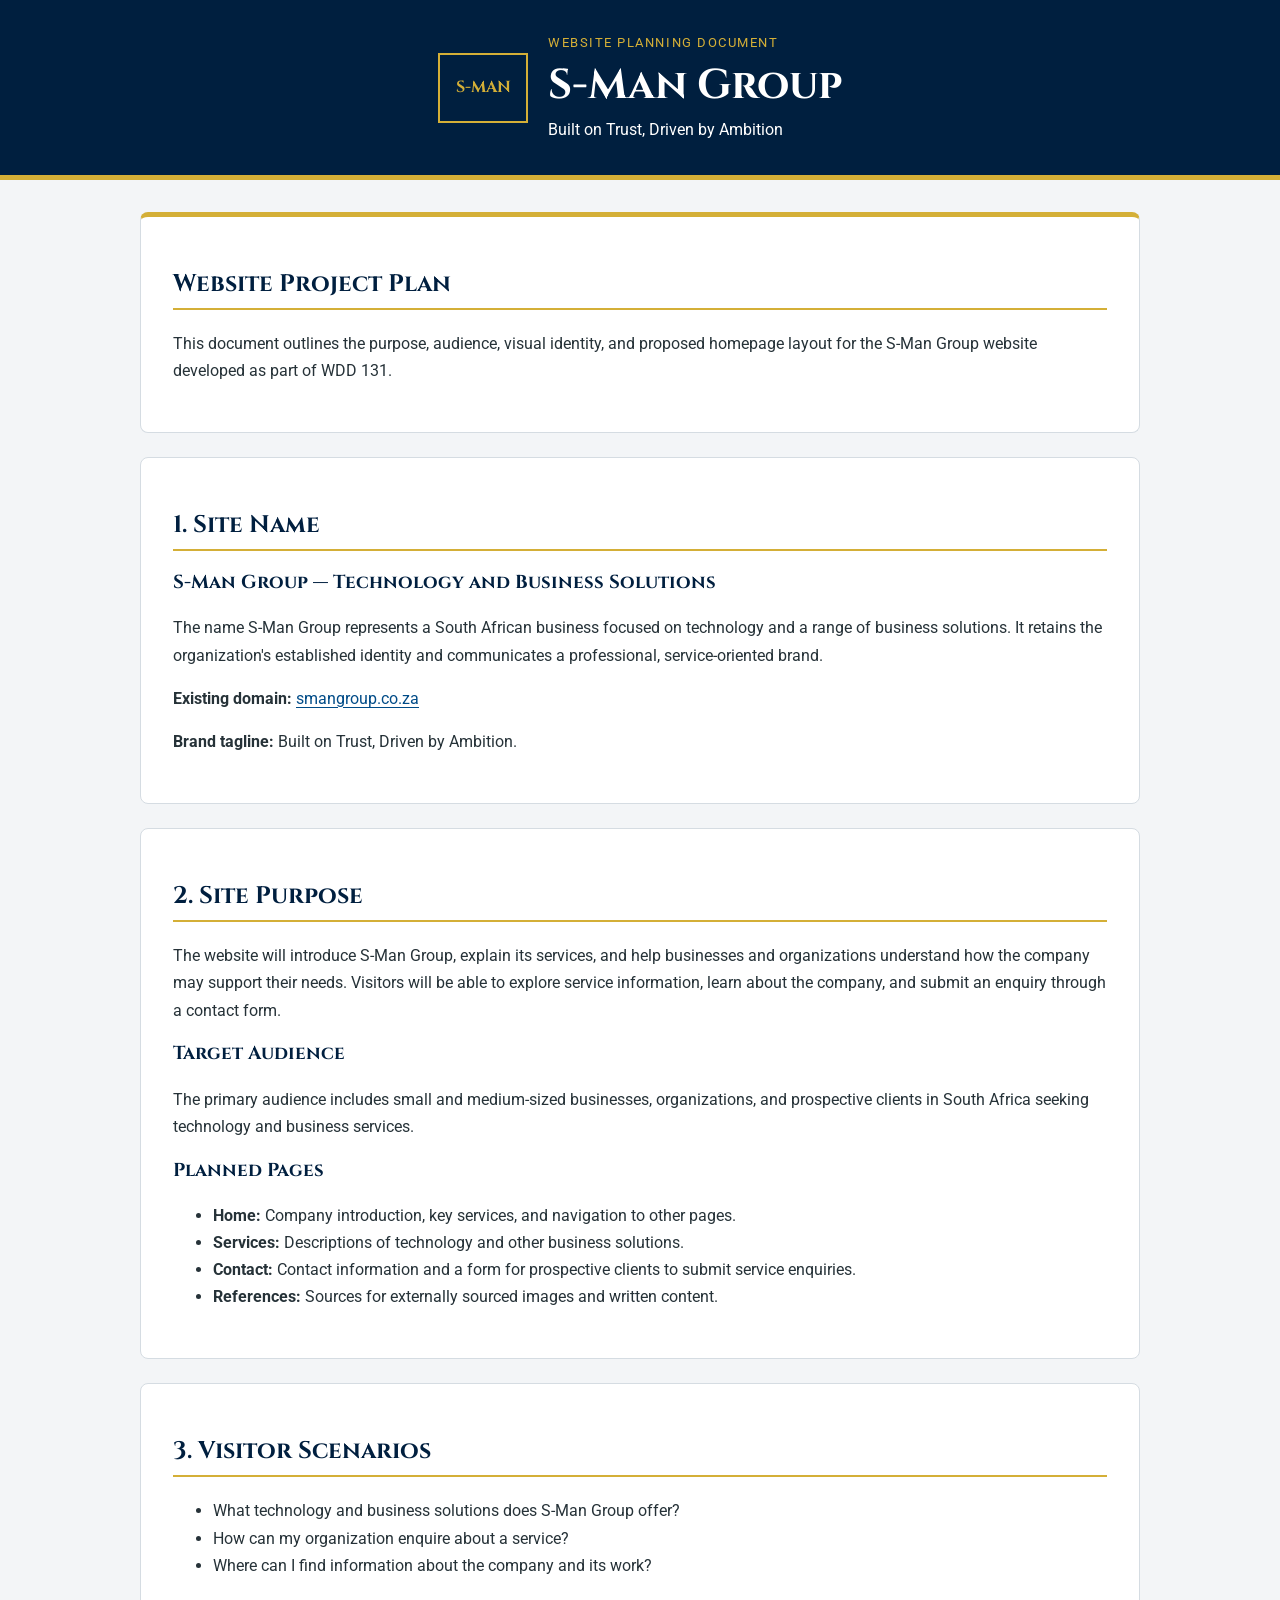
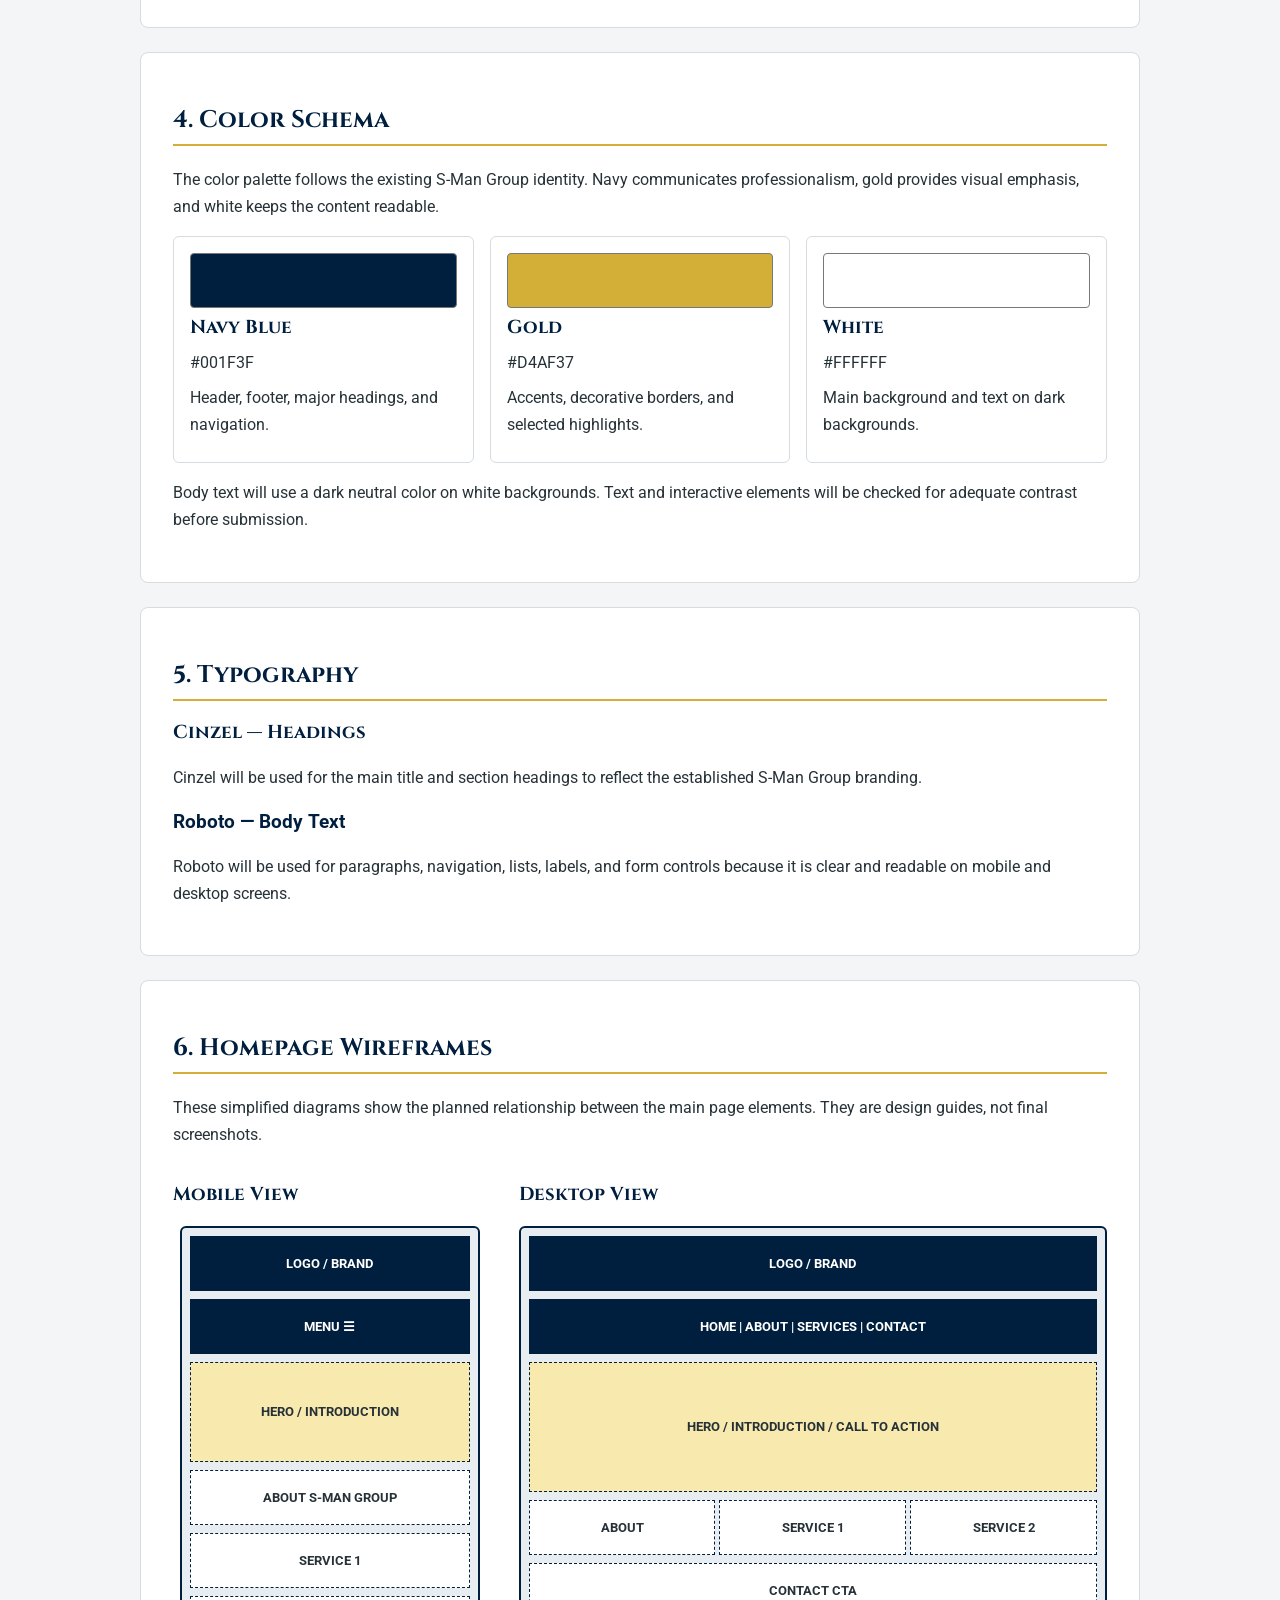
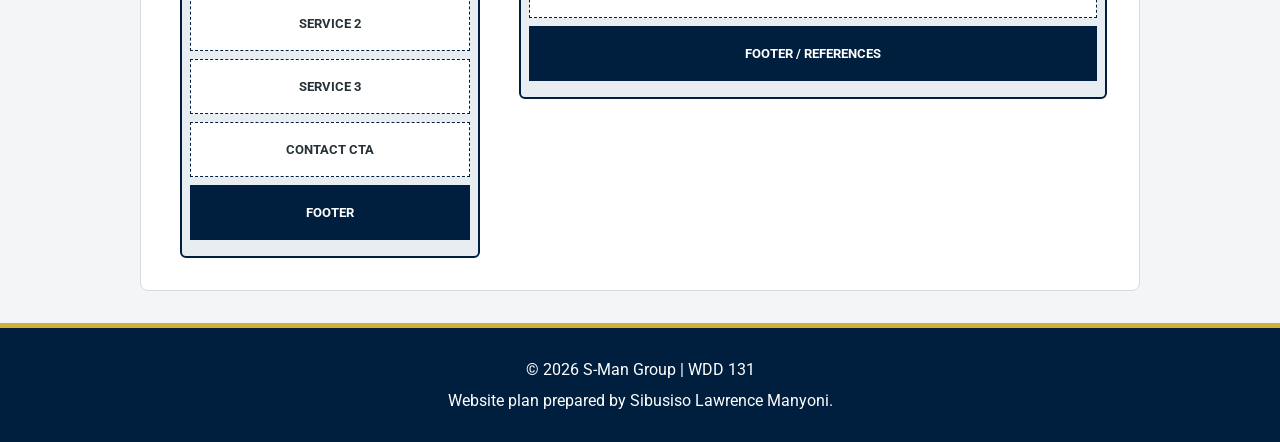
<file: project/siteplan.html>
<!DOCTYPE html>
<html lang="en-ZA">
<head>
    <meta charset="UTF-8">
    <meta name="viewport" content="width=device-width, initial-scale=1.0">
    <meta name="description" content="Website planning document for S-Man Group, a South African technology and business solutions company.">
    <meta name="author" content="Sibusiso Lawrence Manyoni">
    <title>S-Man Group | Website Planning Document</title>
    <link rel="preconnect" href="https://fonts.googleapis.com">
    <link rel="preconnect" href="https://fonts.gstatic.com" crossorigin>
    <link href="https://fonts.googleapis.com/css2?family=Cinzel:wght@600;700&family=Roboto:wght@400;500;700&display=swap" rel="stylesheet">
    <link rel="stylesheet" href="styles/siteplan.css">
</head>
<body>
    <header class="site-header">
        <div class="brand">
            <div class="brand-mark" aria-hidden="true">S-MAN</div>
            <div>
                <p class="eyebrow">Website Planning Document</p>
                <h1>S-Man Group</h1>
                <p class="tagline">Built on Trust, Driven by Ambition</p>
            </div>
        </div>
    </header>

    <main>
        <section class="intro">
            <h2>Website Project Plan</h2>
            <p>
                This document outlines the purpose, audience, visual identity,
                and proposed homepage layout for the S-Man Group website
                developed as part of WDD 131.
            </p>
        </section>

        <section>
            <h2>1. Site Name</h2>
            <h3>S-Man Group — Technology and Business Solutions</h3>
            <p>
                The name S-Man Group represents a South African business
                focused on technology and a range of business solutions.
                It retains the organization's established identity and
                communicates a professional, service-oriented brand.
            </p>
            <p><strong>Existing domain:</strong>
                <a href="https://smangroup.co.za/">smangroup.co.za</a>
            </p>
            <p><strong>Brand tagline:</strong> Built on Trust, Driven by Ambition.</p>
        </section>

        <section>
            <h2>2. Site Purpose</h2>
            <p>
                The website will introduce S-Man Group, explain its services,
                and help businesses and organizations understand how the
                company may support their needs. Visitors will be able to
                explore service information, learn about the company, and
                submit an enquiry through a contact form.
            </p>
            <h3>Target Audience</h3>
            <p>
                The primary audience includes small and medium-sized
                businesses, organizations, and prospective clients in
                South Africa seeking technology and business services.
            </p>
            <h3>Planned Pages</h3>
            <ul>
                <li><strong>Home:</strong> Company introduction, key services,
                    and navigation to other pages.</li>
                <li><strong>Services:</strong> Descriptions of technology and
                    other business solutions.</li>
                <li><strong>Contact:</strong> Contact information and a form
                    for prospective clients to submit service enquiries.</li>
                <li><strong>References:</strong> Sources for externally sourced
                    images and written content.</li>
            </ul>
        </section>

        <section>
            <h2>3. Visitor Scenarios</h2>
            <ul>
                <li>What technology and business solutions does S-Man Group offer?</li>
                <li>How can my organization enquire about a service?</li>
                <li>Where can I find information about the company and its work?</li>
            </ul>
        </section>

        <section>
            <h2>4. Color Schema</h2>
            <p>
                The color palette follows the existing S-Man Group identity.
                Navy communicates professionalism, gold provides visual
                emphasis, and white keeps the content readable.
            </p>
            <div class="palette">
                <div class="swatch navy">
                    <span class="color-sample" aria-hidden="true"></span>
                    <h3>Navy Blue</h3>
                    <p>#001F3F</p>
                    <p>Header, footer, major headings, and navigation.</p>
                </div>
                <div class="swatch gold">
                    <span class="color-sample" aria-hidden="true"></span>
                    <h3>Gold</h3>
                    <p>#D4AF37</p>
                    <p>Accents, decorative borders, and selected highlights.</p>
                </div>
                <div class="swatch white">
                    <span class="color-sample" aria-hidden="true"></span>
                    <h3>White</h3>
                    <p>#FFFFFF</p>
                    <p>Main background and text on dark backgrounds.</p>
                </div>
            </div>
            <p>
                Body text will use a dark neutral color on white backgrounds.
                Text and interactive elements will be checked for adequate
                contrast before submission.
            </p>
        </section>

        <section>
            <h2>5. Typography</h2>
            <h3 class="font-heading">Cinzel — Headings</h3>
            <p>
                Cinzel will be used for the main title and section headings
                to reflect the established S-Man Group branding.
            </p>
            <h3 class="font-body">Roboto — Body Text</h3>
            <p>
                Roboto will be used for paragraphs, navigation, lists, labels,
                and form controls because it is clear and readable on
                mobile and desktop screens.
            </p>
        </section>

        <section>
            <h2>6. Homepage Wireframes</h2>
            <p>
                These simplified diagrams show the planned relationship
                between the main page elements. They are design guides,
                not final screenshots.
            </p>

            <div class="wireframe-grid">
                <div class="wireframe">
                    <h3>Mobile View</h3>
                    <div class="phone-frame">
                        <div class="wf-header">LOGO / BRAND</div>
                        <div class="wf-nav">MENU ☰</div>
                        <div class="wf-hero">HERO / INTRODUCTION</div>
                        <div class="wf-block">ABOUT S-MAN GROUP</div>
                        <div class="wf-block">SERVICE 1</div>
                        <div class="wf-block">SERVICE 2</div>
                        <div class="wf-block">SERVICE 3</div>
                        <div class="wf-block">CONTACT CTA</div>
                        <div class="wf-footer">FOOTER</div>
                    </div>
                </div>

                <div class="wireframe">
                    <h3>Desktop View</h3>
                    <div class="desktop-frame">
                        <div class="wf-header">LOGO / BRAND</div>
                        <div class="wf-nav">HOME | ABOUT | SERVICES | CONTACT</div>
                        <div class="wf-hero">HERO / INTRODUCTION / CALL TO ACTION</div>
                        <div class="wf-columns">
                            <div class="wf-block">ABOUT</div>
                            <div class="wf-block">SERVICE 1</div>
                            <div class="wf-block">SERVICE 2</div>
                        </div>
                        <div class="wf-block">CONTACT CTA</div>
                        <div class="wf-footer">FOOTER / REFERENCES</div>
                    </div>
                </div>
            </div>
        </section>
    </main>

    <footer>
        <p>&copy; <span id="current-year"></span> S-Man Group | WDD 131</p>
        <p>Website plan prepared by Sibusiso Lawrence Manyoni.</p>
    </footer>

    <script>
        document.querySelector("#current-year").textContent =
            new Date().getFullYear();
    </script>
</body>
</html>
</file>
<file: styles/base.css>
/* ===========================
   Global Styles
=========================== */

* {
    margin: 0;
    padding: 0;
    box-sizing: border-box;
}

:root {
    --primary-color: #002b5c;
    --secondary-color: #d4af37;
    --background-color: #f5f5f5;
    --card-background: #ffffff;
    --text-color: #333333;
}

body {
    font-family: 'Roboto', sans-serif;
    background-color: var(--background-color);
    color: var(--text-color);
    line-height: 1.6;
}

/* ===========================
   Header
=========================== */

header {
    background-color: var(--primary-color);
    color: white;
}

#course-title {
    display: block;
    text-align: center;
    font-family: 'Merriweather', serif;
    font-size: 2rem;
    font-weight: bold;
    padding: 1.5rem;
}

/* ===========================
   Navigation
=========================== */

nav {
    display: flex;
    justify-content: center;
    background-color: #001f3f;
}

nav a {
    color: white;
    text-decoration: none;
    padding: 1rem 1.5rem;
    transition: background-color 0.3s ease;
}

nav a:hover {
    background-color: var(--secondary-color);
    color: black;
}

/* ===========================
   Main
=========================== */

main {
    max-width: 1000px;
    margin: 2rem auto;
    padding: 1rem;

    display: grid;
    grid-template-columns: repeat(2, 1fr);
    gap: 2rem;
}

main h1 {
    grid-column: 1 / -1;
    text-align: center;
    font-family: 'Merriweather', serif;
    color: var(--primary-color);
}

/* ===========================
   Cards
=========================== */

.card {
    background: var(--card-background);
    border-radius: 10px;
    padding: 1.5rem;
    box-shadow: 0 4px 10px rgba(0,0,0,.1);
}

.card h2 {
    text-align: center;
    margin-bottom: 1rem;
    color: var(--primary-color);
}

.card img {
    display: block;
    width: 100%;
    max-width: 300px;
    margin: 0 auto 1rem;
    border-radius: 8px;
}

/* ===========================
   Footer
=========================== */

footer {
    background-color: var(--primary-color);
    color: white;
    text-align: center;
    padding: 1.5rem;
}

footer p {
    margin: .4rem 0;
}

/* ===========================
   Responsive Design
=========================== */

@media (max-width: 768px) {

    nav {
        flex-direction: column;
    }

    nav a {
        text-align: center;
    }

    main {
        grid-template-columns: 1fr;
    }

    main h1 {
        grid-column: auto;
    }
}
</file>
<file: project/styles/site.css>
:root{--navy:#0b1736;--navy2:#14264e;--gold:#d6ad55;--cream:#f8f5ed;--ink:#18233c;--muted:#59677c;--line:#d9dfeb}*{box-sizing:border-box}html{scroll-behavior:smooth}body{margin:0;font:1rem/1.65 system-ui,-apple-system,Segoe UI,Arial,sans-serif;color:var(--ink);background:#fff}a{color:inherit}a:focus-visible,button:focus-visible,input:focus-visible,textarea:focus-visible,select:focus-visible{outline:3px solid #b68125;outline-offset:3px}.skip{position:absolute;top:-80px;left:10px;background:#fff;padding:10px;z-index:9}.skip:focus{top:10px}.wrap{width:min(1120px,92%);margin:auto}.site-header{background:var(--navy);color:white}.header-row{display:flex;align-items:center;justify-content:space-between;gap:1rem;min-height:90px}.brand{display:flex;align-items:center;gap:.8rem;text-decoration:none}.brand img{width:62px;height:62px;object-fit:cover;border-radius:50%}.brand strong{display:block;font-size:1.18rem;letter-spacing:.09em}.brand small{display:block;color:var(--gold);letter-spacing:.17em;font-size:.66rem}.nav-toggle{display:none;background:transparent;color:white;border:1px solid #7884a0;border-radius:6px;padding:.5rem .8rem;cursor:pointer}nav ul{list-style:none;display:flex;gap:1.5rem;padding:0;margin:0}nav a{text-decoration:none;font-weight:650}nav a:hover,nav a[aria-current=page]{color:var(--gold)}.hero{background:linear-gradient(125deg,var(--navy),var(--navy2));color:white;padding:5rem 0}.hero-grid{display:grid;grid-template-columns:1.4fr .6fr;align-items:center;gap:2rem}.eyebrow{color:var(--gold);font-weight:750;letter-spacing:.14em;text-transform:uppercase;font-size:.83rem}h1,h2,h3{line-height:1.18}h1{font-size:clamp(2.4rem,5vw,4.4rem);margin:.7rem 0}h2{font-size:clamp(1.75rem,3vw,2.5rem);margin:.3rem 0 1rem}h3{font-size:1.2rem}.hero p{max-width:620px;color:#e0e5ef}.hero-logo{width:min(100%,320px);border-radius:50%;justify-self:center}.actions{display:flex;flex-wrap:wrap;gap:.8rem;margin-top:1.6rem}.btn{display:inline-block;padding:.8rem 1.3rem;border:2px solid var(--gold);border-radius:6px;background:var(--gold);color:#101a31;font-weight:750;text-decoration:none;cursor:pointer;font:inherit;font-weight:750}.btn.secondary{background:transparent;color:white}.btn.outline{background:white;color:var(--navy)}.section{padding:4rem 0}.tint{background:var(--cream)}.intro{max-width:760px;color:var(--muted)}.cards{display:grid;grid-template-columns:repeat(3,minmax(0,1fr));gap:1.2rem;margin-top:2rem}.card{border:1px solid var(--line);border-radius:12px;padding:1.5rem;background:white;box-shadow:0 6px 20px #0b173609;display:flex;flex-direction:column}.card h3{margin:.3rem 0}.card p{flex:1;color:var(--muted)}.card .btn{align-self:flex-start}.card button{margin-top:.6rem}.pill{display:inline-block;background:#f4e8cc;color:#674813;border-radius:99px;padding:.18rem .65rem;font-size:.78rem;font-weight:700}.banner{background:var(--navy);color:white;padding:2.5rem 0}.banner p{color:#e0e5ef}.site-footer{background:#081229;color:#d8e1f0;padding:2rem 0}.footer-row{display:flex;flex-wrap:wrap;justify-content:space-between;gap:1rem}.site-footer a{color:#f4d18a}.page-intro{background:var(--cream);padding:3.5rem 0}.controls{display:flex;gap:.8rem;flex-wrap:wrap;align-items:center;margin:1.5rem 0}.controls select{padding:.7rem;min-width:200px;border:1px solid #8d9ab0;border-radius:6px;background:white}.status{color:var(--muted)}.saved{margin-top:2.5rem;border-top:1px solid var(--line);padding-top:1rem}.saved ul{padding-left:1.5rem}.saved li{margin:.45rem 0}.saved button{margin-left:.8rem;border:1px solid var(--navy);border-radius:4px;background:white;padding:.25rem .6rem;cursor:pointer}.form-shell{max-width:760px}.field{margin:1.2rem 0}.field label{display:block;font-weight:700;margin-bottom:.35rem}.field input,.field textarea,.field select{width:100%;padding:.75rem;border:1px solid #7c889a;border-radius:6px;font:inherit}.field textarea{min-height:145px}.hint{color:var(--muted);font-size:.9rem}.notice{background:var(--cream);padding:1rem;border-left:4px solid var(--gold);margin:1rem 0}.hidden{display:none!important}@media(max-width:760px){.header-row{flex-wrap:wrap;padding:.8rem 0}.nav-toggle{display:block}nav{width:100%;display:none}nav.open{display:block}nav ul{display:block;padding:0 0 1rem}nav li{padding:.5rem 0}.hero-grid{grid-template-columns:1fr}.hero-logo{width:180px;grid-row:1}.cards{grid-template-columns:1fr}.section{padding:3rem 0}}@media(min-width:761px) and (max-width:950px){.cards{grid-template-columns:repeat(2,minmax(0,1fr))}}
</file>
<file: styles/form.css>
/* ===========================
   Global Styles
=========================== */

* {
    box-sizing: border-box;
}

:root {
    --primary-color: #002b5c;
    --secondary-color: #d4af37;
    --background-color: #f4f6f8;
    --form-background: #ffffff;
    --text-color: #222222;
    --border-color: #b8bec5;
    --white-color: #ffffff;
    --focus-color: #005fcc;
}

body {
    margin: 0;
    font-family: "Roboto", sans-serif;
    background-color: var(--background-color);
    color: var(--text-color);
    line-height: 1.5;
}

/* ===========================
   Header
=========================== */

header {
    background-color: var(--primary-color);
    color: var(--white-color);
    text-align: center;
    padding: 1.25rem;
}

h1 {
    margin: 0;
    font-size: 1.8rem;
}

/* ===========================
   Main
=========================== */

main {
    max-width: 650px;
    margin: 0 auto;
    padding: 1rem;
}

/* ===========================
   Form
=========================== */

form {
    background-color: var(--form-background);
    padding: 1.25rem;
    border-radius: 8px;
    box-shadow: 0 2px 8px rgb(0 0 0 / 15%);
}

.form-group {
    margin-bottom: 1.5rem;
}

.form-group > label,
legend {
    display: block;
    font-weight: 700;
    margin-bottom: 0.5rem;
}

.optional {
    display: block;
    font-size: 0.85rem;
    font-weight: 400;
    font-style: italic;
}

/* ===========================
   Inputs
=========================== */

select,
input[type="date"],
input[type="text"],
textarea {
    display: block;
    width: 100%;
    min-height: 44px;
    padding: 0.75rem;
    border: 1px solid var(--border-color);
    border-radius: 5px;
    font: inherit;
    background-color: var(--white-color);
}

textarea {
    min-height: 130px;
    resize: vertical;
}

select:focus,
input:focus,
textarea:focus {
    outline: 3px solid var(--focus-color);
    outline-offset: 2px;
}

/* ===========================
   Fieldsets
=========================== */

fieldset {
    border: 0;
    padding: 0;
    margin: 0 0 1.5rem;
}

/* ===========================
   Rating
=========================== */

.rating {
    display: grid;
    grid-template-columns: repeat(5, 1fr);
    gap: 0.25rem;
}

.rating label {
    display: flex;
    flex-direction: column;
    align-items: center;
    text-align: center;
    cursor: pointer;
}

.rating label > span:first-child {
    min-height: 28px;
    font-size: 1rem;
    color: var(--primary-color);
    white-space: nowrap;
}

.rating input[type="radio"] {
    width: 20px;
    height: 20px;
    margin: 0.4rem 0;
    cursor: pointer;
}

.rating-number {
    font-size: 0.85rem;
}

/* ===========================
   Checkboxes
=========================== */

.checkbox-group {
    display: grid;
    gap: 0.75rem;
}

.checkbox-group label {
    display: flex;
    align-items: center;
    gap: 0.75rem;
    min-height: 44px;
    cursor: pointer;
}

.checkbox-group input[type="checkbox"] {
    width: 20px;
    height: 20px;
    margin: 0;
}

/* ===========================
   Submit Button
=========================== */

.submit-button {
    width: 100%;
    min-height: 48px;
    padding: 0.8rem 1rem;
    border: 0;
    border-radius: 5px;
    background-color: var(--primary-color);
    color: var(--white-color);
    font: inherit;
    font-weight: 700;
    cursor: pointer;
}

.submit-button:hover {
    background-color: var(--secondary-color);
    color: var(--text-color);
}

.submit-button:focus {
    outline: 3px solid var(--focus-color);
    outline-offset: 2px;
}

/* ===========================
   Footer
=========================== */

footer {
    background-color: var(--primary-color);
    color: var(--white-color);
    text-align: center;
    padding: 1.25rem;
    margin-top: 1rem;
}

footer p {
    margin: 0.4rem 0;
}

/* ===========================
   Larger Screens
=========================== */

@media screen and (min-width: 600px) {
    main {
        padding: 2rem 1rem;
    }

    form {
        padding: 2rem;
    }

    h1 {
        font-size: 2rem;
    }
}

/* ===========================
   Confirmation Page
=========================== */

.confirmation {
    background-color: var(--form-background);
    padding: 2rem 1.5rem;
    border-radius: 8px;
    box-shadow: 0 2px 8px rgb(0 0 0 / 15%);
    text-align: center;
}

.confirmation h2 {
    margin-top: 0;
    color: var(--primary-color);
}

.confirmation p {
    margin: 1rem 0;
}

#reviewCount {
    color: var(--primary-color);
    font-size: 1.25rem;
}

.return-link {
    display: inline-block;
    margin-top: 1rem;
    padding: 0.8rem 1.25rem;
    border-radius: 5px;
    background-color: var(--primary-color);
    color: var(--white-color);
    text-decoration: none;
    font-weight: 700;
}

.return-link:hover {
    background-color: var(--secondary-color);
    color: var(--text-color);
}

.return-link:focus {
    outline: 3px solid var(--focus-color);
    outline-offset: 2px;
}
</file>
<file: styles/place.css>
/* ===========================
   Global Styles
=========================== */

* {
    margin: 0;
    padding: 0;
    box-sizing: border-box;
}

:root {
    --primary-color: #007749;
    --secondary-color: #ffb81c;
    --accent-color: #de3831;
    --background-color: #f5f5f5;
    --card-background: #ffffff;
    --text-color: #222222;
    --white-color: #ffffff;
    --shadow-color: #00000033;
}

body {
    font-family: "Roboto", sans-serif;
    background-color: var(--background-color);
    color: var(--text-color);
    line-height: 1.6;
}

/* ===========================
   Header
=========================== */

header {
    background-color: var(--primary-color);
    color: var(--white-color);
    padding: 1rem;
    text-align: center;
}

h1,
h2 {
    font-family: "Merriweather", serif;
}

/* ===========================
   Main Content
=========================== */

main {
    max-width: 1200px;
    margin: 0 auto;
}

/* ===========================
   Hero Image
=========================== */

.hero img {
    width: 100%;
    height: auto;
    display: block;
}

/* ===========================
   Information Cards
=========================== */

.info-card {
    background-color: var(--card-background);
    padding: 1.5rem;
    margin: 1rem;
    box-shadow: 0 2px 8px var(--shadow-color);
}

.info-card h2 {
    background-color: var(--primary-color);
    color: var(--white-color);
    text-align: center;
    padding: 0.75rem;
    margin: -1.5rem -1.5rem 1rem;
}

.data dl {
    display: grid;
    gap: 0.5rem;
}

.data dl div {
    display: grid;
    grid-template-columns: 40% 60%;
}

.data dt {
    font-weight: 700;
    text-align: right;
    padding-right: 0.5rem;
}

.data dd {
    padding-left: 0.5rem;
}

/* ===========================
   Weather
=========================== */

.weather-icon {
    display: block;
    width: 60px;
    height: auto;
    margin: 0 auto 1rem;
}

.weather p {
    margin-bottom: 0.4rem;
}

/* ===========================
   Footer
=========================== */

footer {
    background-color: var(--primary-color);
    color: var(--white-color);
    text-align: center;
    padding: 1.5rem 1rem;
    margin-top: 1rem;
}

footer p {
    margin: 0.5rem 0;
}

/* ===========================
   Large Screen Layout
=========================== */

@media screen and (min-width: 768px) {

    header {
        padding: 1.5rem;
    }

    main {
        position: relative;
        max-width: 1200px;
        margin: 0 auto;
    }

    .hero {
        width: 100%;
    }

    .hero img {
        width: 100%;
        height: 600px;
        object-fit: cover;
    }

    .info-card {
        position: absolute;
        width: 300px;
        margin: 0;
    }

    .data {
        top: 2rem;
        left: 2rem;
    }

    .weather {
        right: 2rem;
        bottom: 2rem;
    }

    .weather-icon {
        display: none;
    }

    .weather h2::after {
        content: " ⛅";
        margin-left: 0.5rem;
    }
}
</file>
<file: styles/temples.css>
/* ===========================
   Global Styles
=========================== */

* {
    margin: 0;
    padding: 0;
    box-sizing: border-box;
}

:root {
    --primary-color: #002b5c;
    --secondary-color: #d4af37;
    --background-color: #f5f5f5;
    --card-background: #ffffff;
    --text-color: #333333;
}

body {
    font-family: "Roboto", sans-serif;
    background-color: var(--background-color);
    color: var(--text-color);
    line-height: 1.6;
}

/* ===========================
   Header
=========================== */

header {
    background-color: var(--primary-color);
    color: white;
    padding: 1rem;
}

header h1 {
    text-align: center;
    font-family: "Merriweather", serif;
    margin-bottom: 1rem;
}

/* ===========================
   Hamburger Button
=========================== */

#menu {
    display: block;
    margin: 0 auto 1rem;
    background: none;
    border: none;
    color: white;
    font-size: 2rem;
    cursor: pointer;
}

/* ===========================
   Navigation
=========================== */

nav {
    display: flex;
    flex-direction: column;
}

nav a {
    display: none;
    color: white;
    text-decoration: none;
    text-align: center;
    padding: 1rem;
    transition: background-color 0.3s ease;
}

nav a:hover {
    background-color: var(--secondary-color);
    color: black;
}

/* Show navigation when open */
nav.open a {
    display: block;
}

/* ===========================
   Main
=========================== */

main {
    max-width: 1100px;
    margin: 2rem auto;
    padding: 1rem;
}

main h1 {
    text-align: center;
    margin-bottom: 2rem;
    color: var(--primary-color);
    font-family: "Merriweather", serif;
}

/* ===========================
   Temple Gallery
=========================== */

main {
    display: grid;
    grid-template-columns: 1fr;
    gap: 2rem;
}

main h1 {
    grid-column: 1 / -1;
}

figure {
    background: var(--card-background);
    padding: 1rem;
    border-radius: 10px;
    box-shadow: 0 4px 10px rgba(0,0,0,.1);
}

figure img {
    width: 100%;
    border-radius: 8px;
}

figcaption {
    text-align: center;
    margin-top: .8rem;
    font-weight: bold;
}

/* ===========================
   Footer
=========================== */

footer {
    background-color: var(--primary-color);
    color: white;
    text-align: center;
    padding: 1.5rem;
}

footer p {
    margin: .5rem 0;
}
</file>
<file: styles/temples-large.css>
/* ==========================================
   Large Screen Styles (Mobile First Override)
========================================== */

@media screen and (min-width: 768px) {

    /* Hide hamburger button */
    #menu {
        display: none;
    }

    /* Header Layout */
    header {
        display: flex;
        justify-content: space-between;
        align-items: center;
        padding: 1rem 2rem;
    }

    header h1 {
        margin: 0;
    }

    /* Navigation */
    nav {
        display: flex;
        flex-direction: row;
        gap: 1rem;
    }

    nav a {
        display: block;
        padding: 0.75rem 1rem;
        border-radius: 5px;
    }

    /* Temple Gallery */
    main {
        grid-template-columns: repeat(3, 1fr);
    }

    main h1 {
        grid-column: 1 / -1;
    }

    figure {
        transition: transform 0.3s ease,
                    box-shadow 0.3s ease;
    }

    figure:hover {
        transform: translateY(-5px);
        box-shadow: 0 8px 18px rgba(0, 0, 0, 0.2);
    }
}
</file>
<file: project/styles/siteplan.css>
:root {
    --navy: #001F3F;
    --gold: #D4AF37;
    --white: #FFFFFF;
    --text: #263238;
    --surface: #F3F5F7;
    --border: #D5DCE2;
}

* {
    box-sizing: border-box;
}

body {
    margin: 0;
    background: var(--surface);
    color: var(--text);
    font-family: "Roboto", sans-serif;
    font-size: 1rem;
    line-height: 1.7;
}

.site-header {
    background: var(--navy);
    color: var(--white);
    padding: 2rem 1rem;
    border-bottom: 5px solid var(--gold);
}

.brand {
    display: flex;
    align-items: center;
    justify-content: center;
    gap: 1.25rem;
    max-width: 1100px;
    margin: 0 auto;
}

.brand-mark {
    display: grid;
    place-items: center;
    min-width: 90px;
    min-height: 70px;
    border: 2px solid var(--gold);
    color: var(--gold);
    font-family: "Cinzel", serif;
    font-weight: 700;
    padding: 0.5rem;
}

.eyebrow,
.tagline {
    margin: 0;
}

.eyebrow {
    color: var(--gold);
    text-transform: uppercase;
    letter-spacing: 0.12em;
    font-size: 0.8rem;
}

h1,
h2,
h3 {
    font-family: "Cinzel", serif;
    line-height: 1.3;
}

h1 {
    margin: 0.25rem 0;
    font-size: clamp(1.7rem, 4vw, 2.6rem);
}

h2 {
    color: var(--navy);
    border-bottom: 2px solid var(--gold);
    padding-bottom: 0.5rem;
}

h3 {
    color: var(--navy);
}

main {
    max-width: 1000px;
    width: calc(100% - 2rem);
    margin: 2rem auto;
}

section {
    background: var(--white);
    margin-bottom: 1.5rem;
    padding: clamp(1rem, 3vw, 2rem);
    border: 1px solid var(--border);
    border-radius: 8px;
}

.intro {
    border-top: 5px solid var(--gold);
}

a {
    color: #004B87;
    text-underline-offset: 0.2em;
}

a:hover {
    color: var(--navy);
}

a:focus-visible {
    outline: 3px solid var(--gold);
    outline-offset: 3px;
}

.palette {
    display: grid;
    grid-template-columns: repeat(auto-fit, minmax(180px, 1fr));
    gap: 1rem;
}

.swatch {
    padding: 1rem;
    border: 1px solid var(--border);
    border-radius: 6px;
}

.swatch h3,
.swatch p {
    margin: 0.5rem 0;
}

.color-sample {
    display: block;
    height: 55px;
    border: 1px solid #777777;
    border-radius: 4px;
}

.navy .color-sample {
    background: var(--navy);
}

.gold .color-sample {
    background: var(--gold);
}

.white .color-sample {
    background: var(--white);
}

.font-heading {
    font-family: "Cinzel", serif;
}

.font-body {
    font-family: "Roboto", sans-serif;
}

.wireframe-grid {
    display: grid;
    grid-template-columns: 1fr;
    gap: 2rem;
}

.wireframe {
    min-width: 0;
}

.phone-frame,
.desktop-frame {
    border: 2px solid var(--navy);
    padding: 0.5rem;
    background: #E8EDF1;
    border-radius: 6px;
}

.phone-frame {
    max-width: 300px;
    margin: 0 auto;
}

.wf-header,
.wf-nav,
.wf-hero,
.wf-block,
.wf-footer {
    display: grid;
    place-items: center;
    min-height: 55px;
    margin-bottom: 0.5rem;
    padding: 0.75rem;
    border: 1px dashed var(--navy);
    text-align: center;
    font-size: 0.8rem;
    font-weight: 700;
}

.wf-header,
.wf-nav,
.wf-footer {
    background: var(--navy);
    color: var(--white);
}

.wf-hero {
    min-height: 100px;
    background: #F8E9AE;
}

.wf-block {
    background: var(--white);
}

.wf-columns {
    display: grid;
    grid-template-columns: 1fr;
    gap: 0.25rem;
}

footer {
    background: var(--navy);
    color: var(--white);
    border-top: 5px solid var(--gold);
    padding: 1.5rem;
    text-align: center;
}

footer p {
    margin: 0.25rem;
}

@media screen and (min-width: 700px) {
    .wireframe-grid {
        grid-template-columns: 0.8fr 1.5fr;
        align-items: start;
    }

    .wf-columns {
        grid-template-columns: repeat(3, 1fr);
    }

    .desktop-frame .wf-hero {
        min-height: 130px;
    }
}

@media screen and (max-width: 480px) {
    .brand {
        align-items: flex-start;
        gap: 0.75rem;
    }

    .brand-mark {
        min-width: 65px;
        min-height: 55px;
        font-size: 0.75rem;
    }

    .tagline {
        font-size: 0.85rem;
    }
}
</file>
